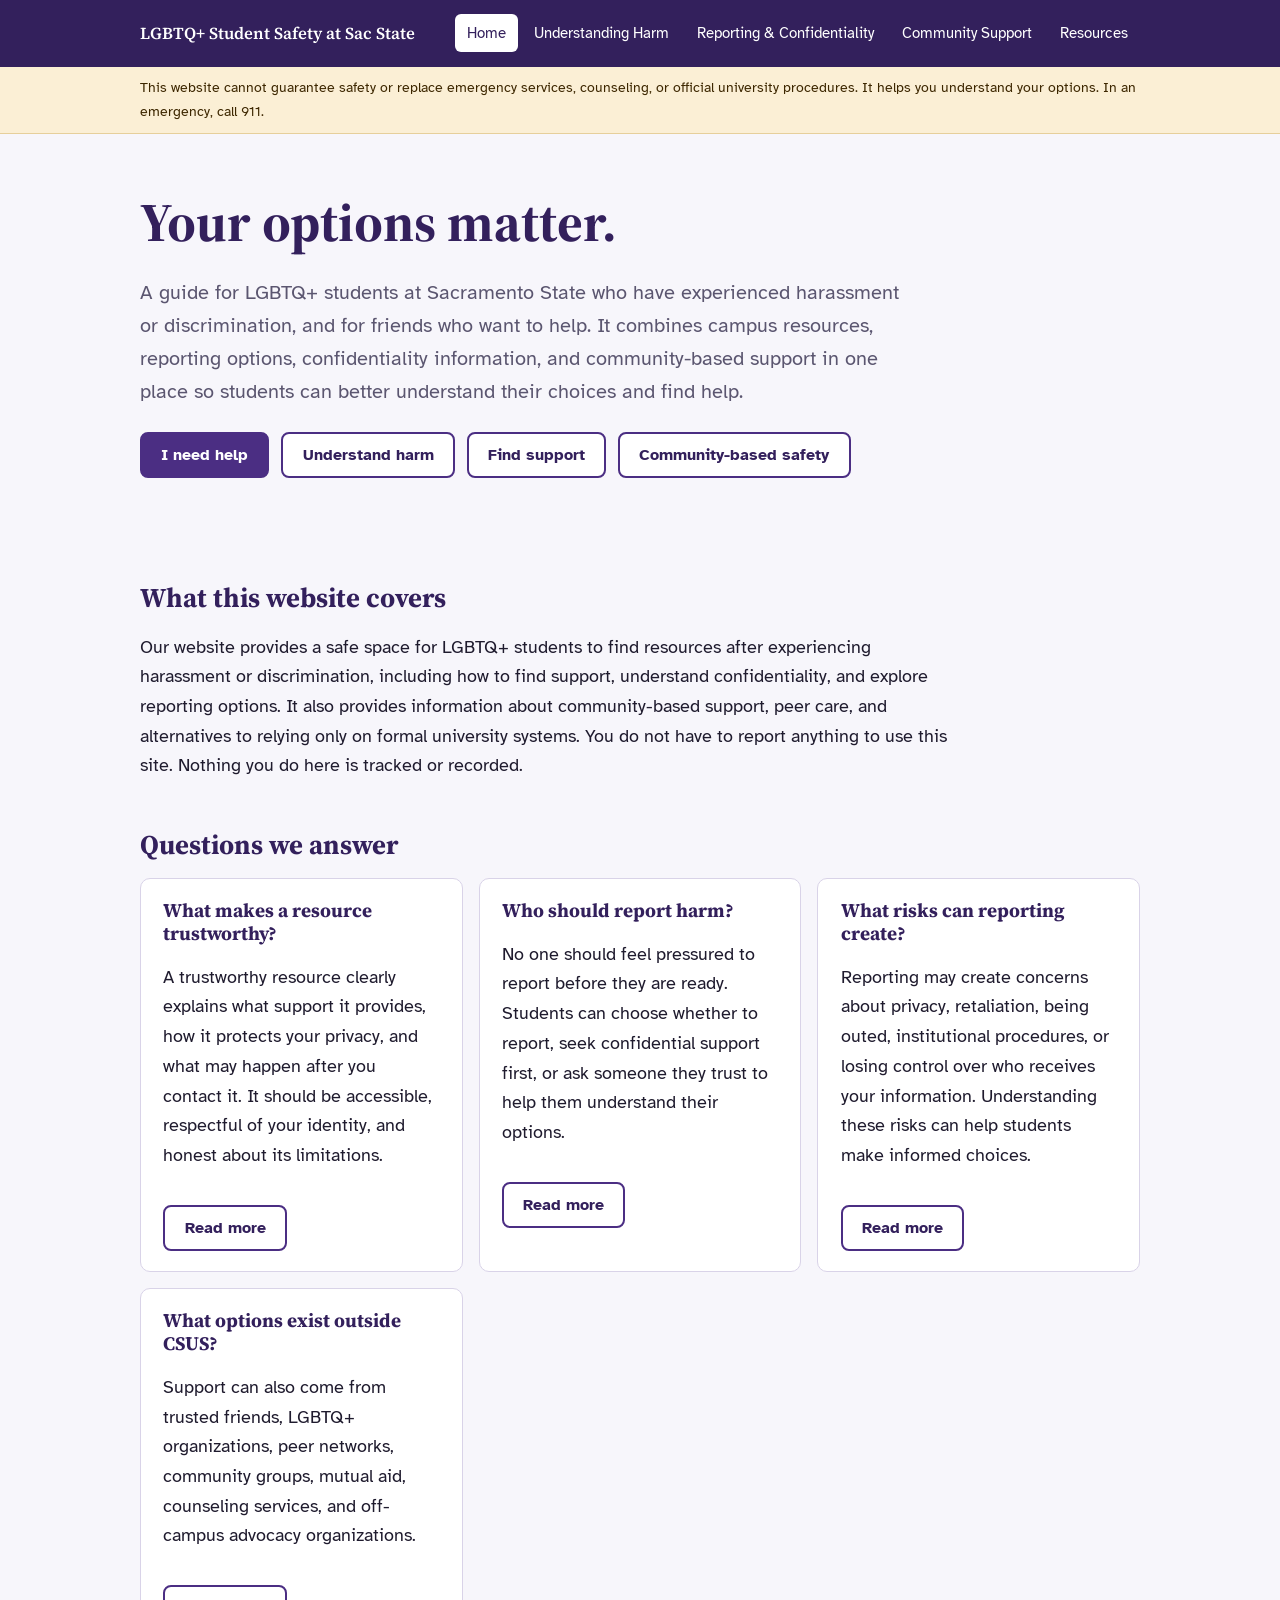
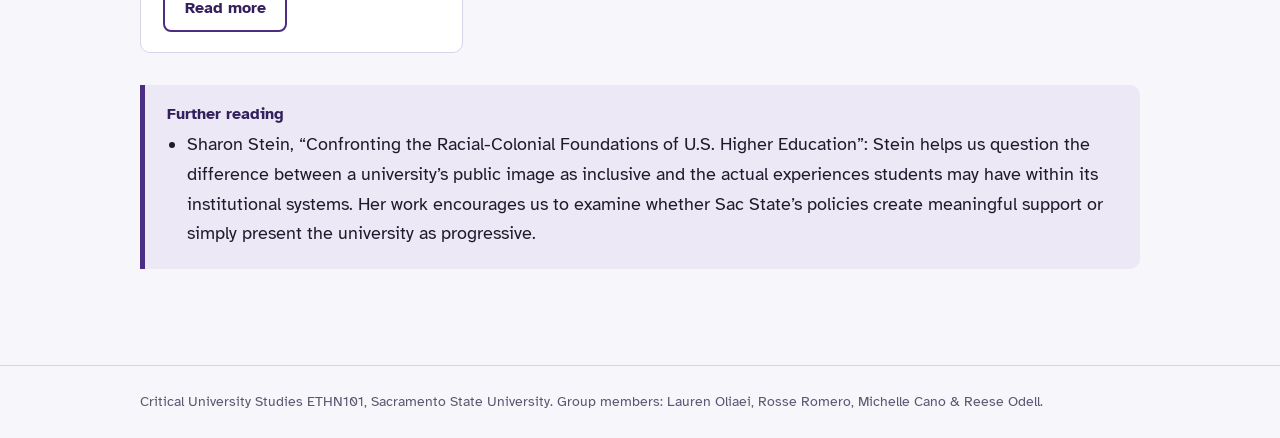
<file: index.html>
<!DOCTYPE html>
<html lang="en">
<head>
<meta charset="utf-8">
<meta name="viewport" content="width=device-width, initial-scale=1">
<title>Home | LGBTQ+ Student Safety at Sac State</title>
<link rel="preconnect" href="https://fonts.googleapis.com">
<link rel="preconnect" href="https://fonts.gstatic.com" crossorigin>
<link href="https://fonts.googleapis.com/css2?family=Atkinson+Hyperlegible:wght@400;700&family=Source+Serif+4:wght@600;700&display=swap" rel="stylesheet">
<link rel="stylesheet" href="css/style.css">
</head>
<body>
<a class="skip" href="#main">Skip to content</a>
<header class="site"><div class="inner">
<a class="brand" href="index.html">LGBTQ+ Student Safety at Sac State</a>
<nav aria-label="Main"><ul><li><a href="index.html" aria-current="page">Home</a></li><li><a href="harm.html">Understanding Harm</a></li><li><a href="reporting.html">Reporting & Confidentiality</a></li><li><a href="community.html">Community Support</a></li><li><a href="resources.html">Resources</a></li></ul></nav>
</div></header>
<div class="notice" role="note"><p>This website cannot guarantee safety or replace emergency services, counseling, or official university procedures. It helps you understand your options. In an emergency, call 911.</p></div>
<main id="main">

<section class="hero">
<h1>Your options matter.</h1>
<p class="lede">A guide for LGBTQ+ students at Sacramento State who have experienced harassment or discrimination, and for friends who want to help. It combines campus resources, reporting options, confidentiality information, and community-based support in one place so students can better understand their choices and find help.</p>
<div class="btn-row">
<a class="btn primary" href="resources.html">I need help</a>
<a class="btn" href="harm.html">Understand harm</a>
<a class="btn" href="resources.html#find">Find support</a>
<a class="btn" href="community.html">Community-based safety</a>
</div>
</section>
<section class="prose">
<h2>What this website covers</h2>
<p>Our website provides a safe space for LGBTQ+ students to find resources after experiencing harassment or discrimination, including how to find support, understand confidentiality, and explore reporting options. It also provides information about community-based support, peer care, and alternatives to relying only on formal university systems. You do not have to report anything to use this site. Nothing you do here is tracked or recorded.</p>
<h2>Questions we answer</h2>
</section>
<div class="grid">
<div class="card"><h3>What makes a resource trustworthy?</h3><p>A trustworthy resource clearly explains what support it provides, how it protects your privacy, and what may happen after you contact it. It should be accessible, respectful of your identity, and honest about its limitations.</p><a class="btn" href="resources.html" aria-label="Read more: what makes a resource trustworthy">Read more</a></div>
<div class="card"><h3>Who should report harm?</h3><p>No one should feel pressured to report before they are ready. Students can choose whether to report, seek confidential support first, or ask someone they trust to help them understand their options.</p><a class="btn" href="reporting.html#options" aria-label="Read more: who should report harm">Read more</a></div>
<div class="card"><h3>What risks can reporting create?</h3><p>Reporting may create concerns about privacy, retaliation, being outed, institutional procedures, or losing control over who receives your information. Understanding these risks can help students make informed choices.</p><a class="btn" href="reporting.html#risks" aria-label="Read more: what risks reporting can create">Read more</a></div>
<div class="card"><h3>What options exist outside CSUS?</h3><p>Support can also come from trusted friends, LGBTQ+ organizations, peer networks, community groups, mutual aid, counseling services, and off-campus advocacy organizations.</p><a class="btn" href="community.html#outside" aria-label="Read more: options outside CSUS">Read more</a></div>
</div>
<aside class="card reading"><h3>Further reading</h3><ul><li>Sharon Stein, “Confronting the Racial-Colonial Foundations of U.S. Higher Education”: Stein helps us question the difference between a university’s public image as inclusive and the actual experiences students may have within its institutional systems. Her work encourages us to examine whether Sac State’s policies create meaningful support or simply present the university as progressive.</li></ul></aside>

</main>
<footer><p>Critical University Studies ETHN101, Sacramento State University. Group members: Lauren Oliaei, Rosse Romero, Michelle Cano & Reese Odell.</p></footer>
<button class="btn primary" id="top" type="button">Back to top</button>
<script src="js/script.js"></script>
</body>
</html>
</file>
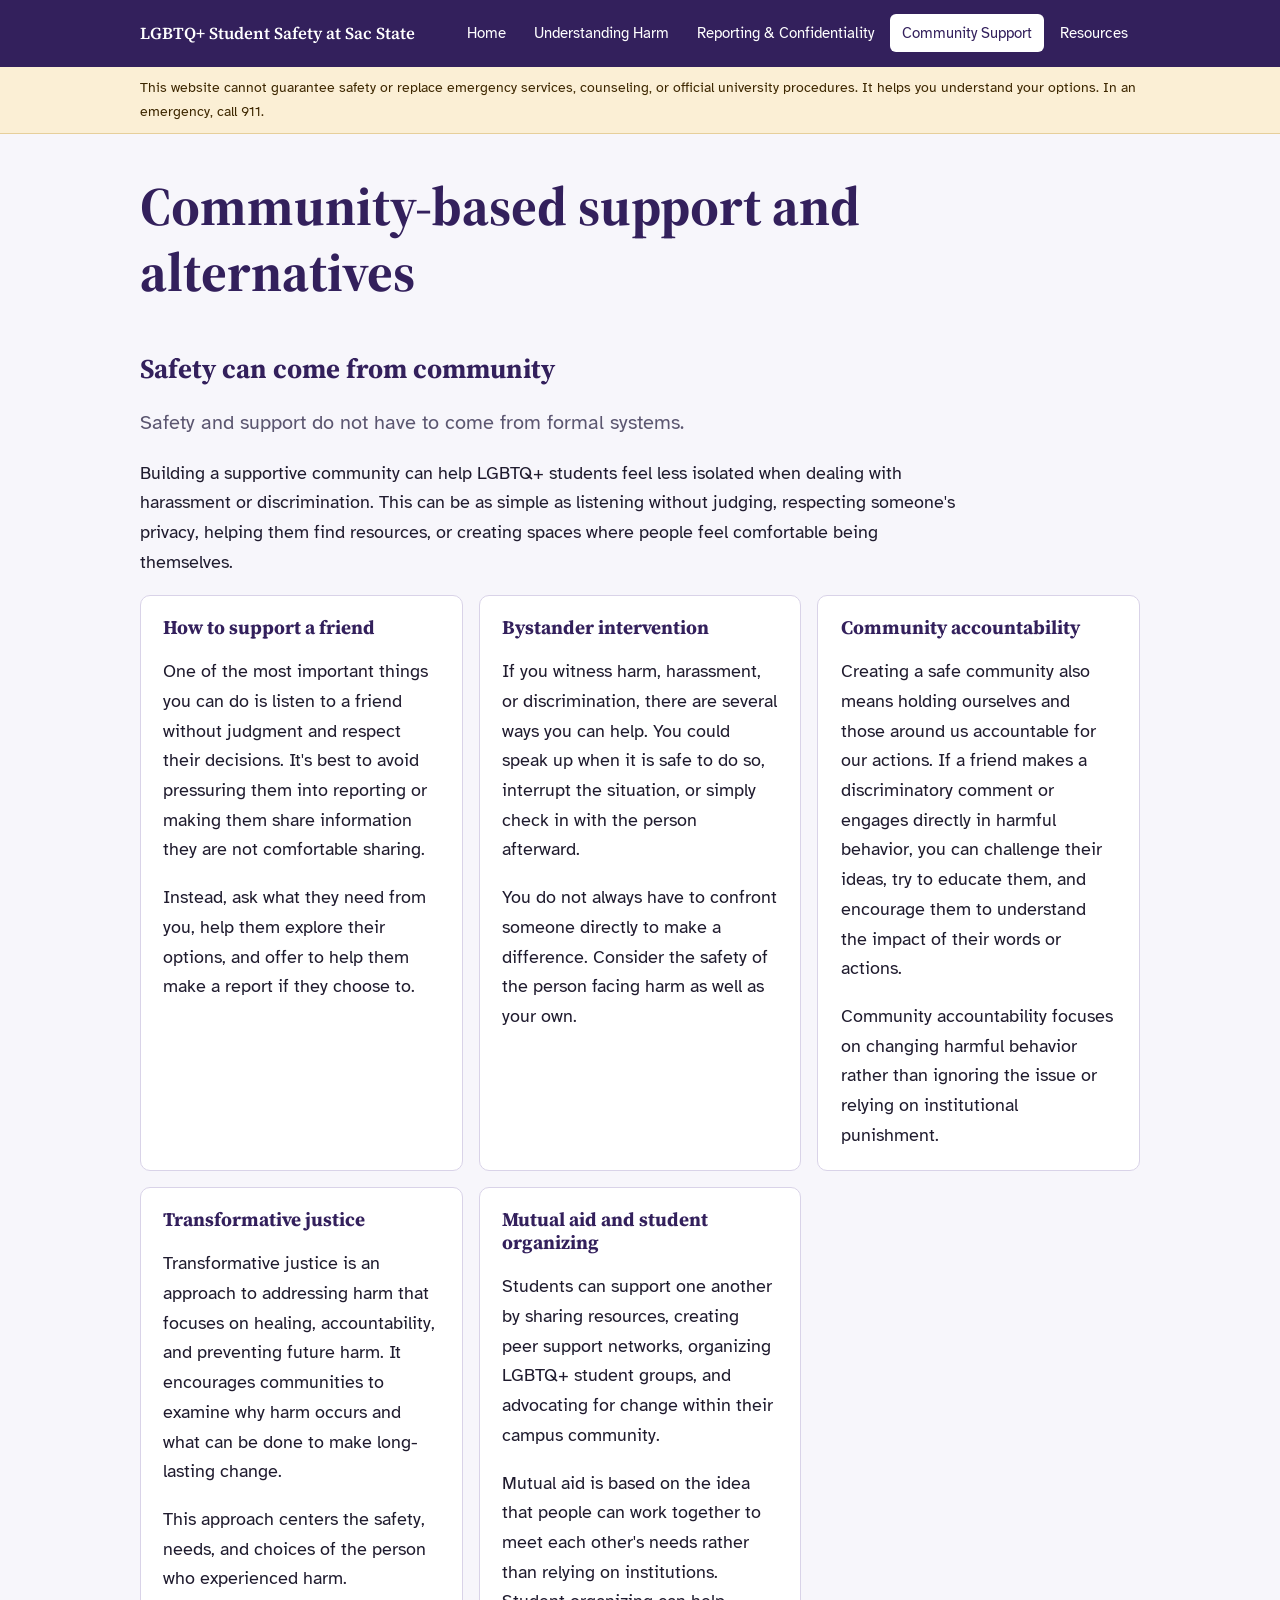
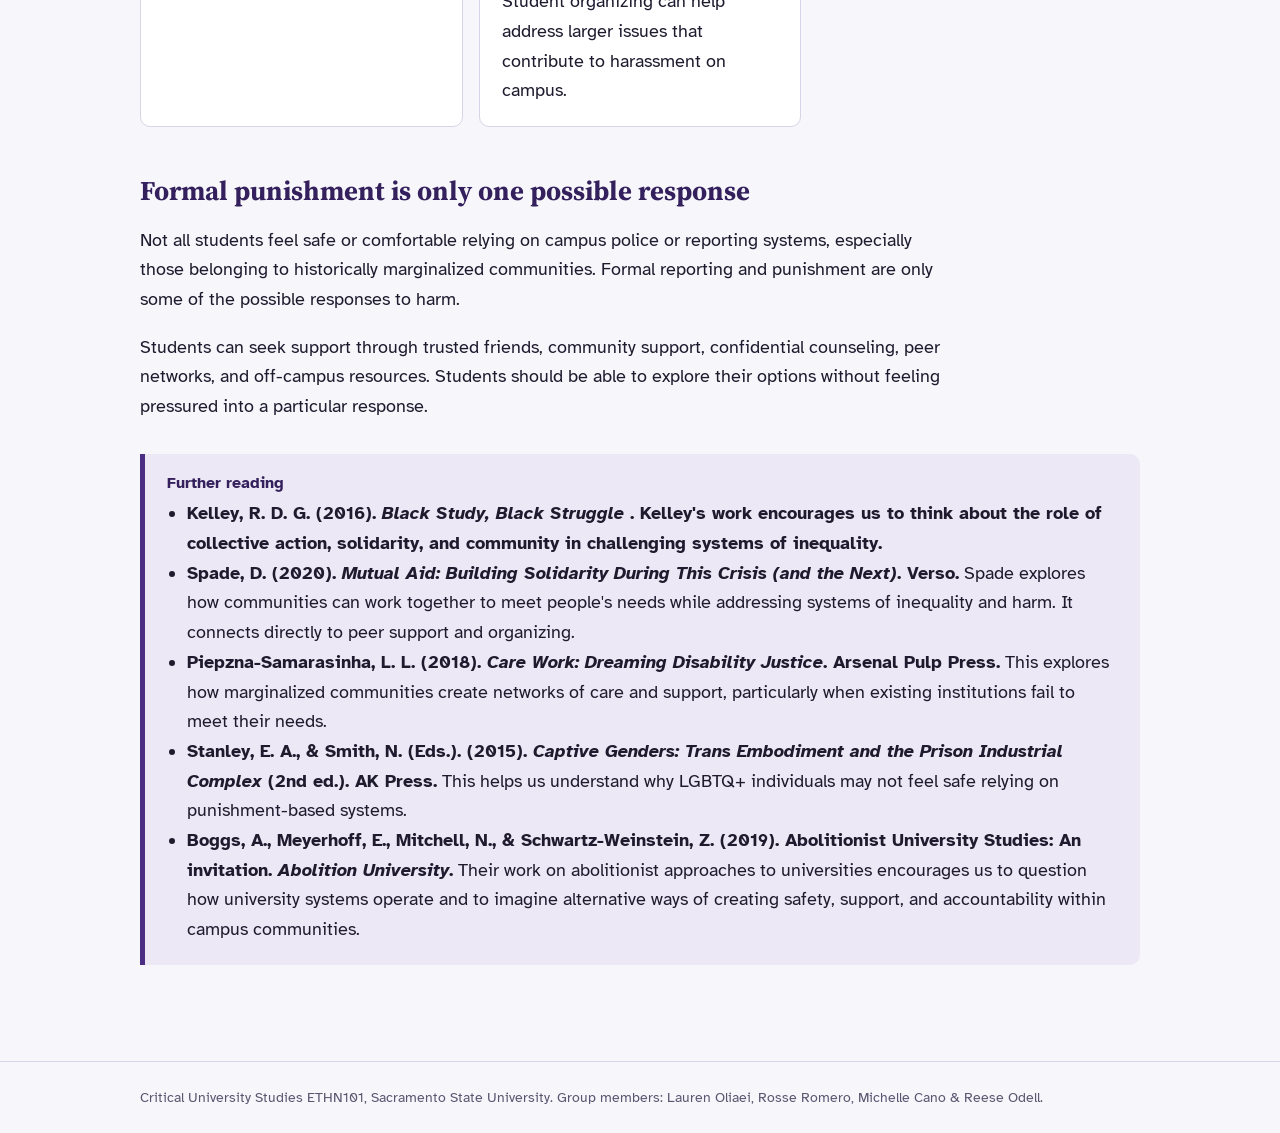
<file: community.html>
<!DOCTYPE html>
<html lang="en">
<head>
<meta charset="utf-8">
<meta name="viewport" content="width=device-width, initial-scale=1">
<title>Community Support | LGBTQ+ Student Safety at Sac State</title>
<link rel="preconnect" href="https://fonts.googleapis.com">
<link rel="preconnect" href="https://fonts.gstatic.com" crossorigin>
<link href="https://fonts.googleapis.com/css2?family=Atkinson+Hyperlegible:wght@400;700&family=Source+Serif+4:wght@600;700&display=swap" rel="stylesheet">
<link rel="stylesheet" href="css/style.css">
</head>
<body>
<a class="skip" href="#main">Skip to content</a>
<header class="site"><div class="inner">
<a class="brand" href="index.html">LGBTQ+ Student Safety at Sac State</a>
<nav aria-label="Main"><ul><li><a href="index.html">Home</a></li><li><a href="harm.html">Understanding Harm</a></li><li><a href="reporting.html">Reporting & Confidentiality</a></li><li><a href="community.html" aria-current="page">Community Support</a></li><li><a href="resources.html">Resources</a></li></ul></nav>
</div></header>
<div class="notice" role="note"><p>This website cannot guarantee safety or replace emergency services, counseling, or official university procedures. It helps you understand your options. In an emergency, call 911.</p></div>
<main id="main">

<h1>Community-based support and alternatives</h1>
<div class="prose">
<h2>Safety can come from community</h2>
<p class="lede">Safety and support do not have to come from formal systems.</p>
<p>Building a supportive community can help LGBTQ+ students feel less isolated when dealing with harassment or discrimination. This can be as simple as listening without judging, respecting someone's privacy, helping them find resources, or creating spaces where people feel comfortable being themselves.</p>
</div>

<div class="grid">
<div class="card"><h3>How to support a friend</h3><p>One of the most important things you can do is listen to a friend without judgment and respect their decisions. It's best to avoid pressuring them into reporting or making them share information they are not comfortable sharing.</p><p>Instead, ask what they need from you, help them explore their options, and offer to help them make a report if they choose to.</p></div>

<div class="card"><h3>Bystander intervention</h3><p>If you witness harm, harassment, or discrimination, there are several ways you can help. You could speak up when it is safe to do so, interrupt the situation, or simply check in with the person afterward.</p><p>You do not always have to confront someone directly to make a difference. Consider the safety of the person facing harm as well as your own.</p></div>

<div class="card"><h3>Community accountability</h3><p>Creating a safe community also means holding ourselves and those around us accountable for our actions. If a friend makes a discriminatory comment or engages directly in harmful behavior, you can challenge their ideas, try to educate them, and encourage them to understand the impact of their words or actions.</p><p>Community accountability focuses on changing harmful behavior rather than ignoring the issue or relying on institutional punishment.</p></div>

<div class="card"><h3>Transformative justice</h3><p>Transformative justice is an approach to addressing harm that focuses on healing, accountability, and preventing future harm. It encourages communities to examine why harm occurs and what can be done to make long-lasting change.</p><p>This approach centers the safety, needs, and choices of the person who experienced harm.</p></div>

<div class="card"><h3>Mutual aid and student organizing</h3><p>Students can support one another by sharing resources, creating peer support networks, organizing LGBTQ+ student groups, and advocating for change within their campus community.</p><p>Mutual aid is based on the idea that people can work together to meet each other's needs rather than relying on institutions. Student organizing can help address larger issues that contribute to harassment on campus.</p></div>
</div>

<div class="prose">
<h2 id="outside">Formal punishment is only one possible response</h2>
<p>Not all students feel safe or comfortable relying on campus police or reporting systems, especially those belonging to historically marginalized communities. Formal reporting and punishment are only some of the possible responses to harm.</p>
<p>Students can seek support through trusted friends, community support, confidential counseling, peer networks, and off-campus resources. Students should be able to explore their options without feeling pressured into a particular response.</p>
</div>

<aside class="card reading"><h3>Further reading</h3><ul>
<li><strong>Kelley, R. D. G. (2016). <em> Black Study, Black Struggle </em>. Kelley's work encourages us to think about the role of collective action, solidarity, and community in challenging systems of inequality.</strong></li>
<li><strong>Spade, D. (2020). <em>Mutual Aid: Building Solidarity During This Crisis (and the Next)</em>. Verso.</strong> Spade explores how communities can work together to meet people's needs while addressing systems of inequality and harm. It connects directly to peer support and organizing.</li>
<li><strong>Piepzna-Samarasinha, L. L. (2018). <em>Care Work: Dreaming Disability Justice</em>. Arsenal Pulp Press.</strong> This explores how marginalized communities create networks of care and support, particularly when existing institutions fail to meet their needs.</li>
<li><strong>Stanley, E. A., &amp; Smith, N. (Eds.). (2015). <em>Captive Genders: Trans Embodiment and the Prison Industrial Complex</em> (2nd ed.). AK Press.</strong> This helps us understand why LGBTQ+ individuals may not feel safe relying on punishment-based systems.</li>
<li><strong>Boggs, A., Meyerhoff, E., Mitchell, N., &amp; Schwartz-Weinstein, Z. (2019). Abolitionist University Studies: An invitation. <em>Abolition University</em>.</strong> Their work on abolitionist approaches to universities encourages us to question how university systems operate and to imagine alternative ways of creating safety, support, and accountability within campus communities.</li>
</ul></aside>

</main>
<footer><p>Critical University Studies ETHN101, Sacramento State University. Group members: Lauren Oliaei, Rosse Romero, Michelle Cano & Reese Odell.</p></footer>
<button class="btn primary" id="top" type="button">Back to top</button>
<script src="js/script.js"></script>
</body>
</html>
</file>
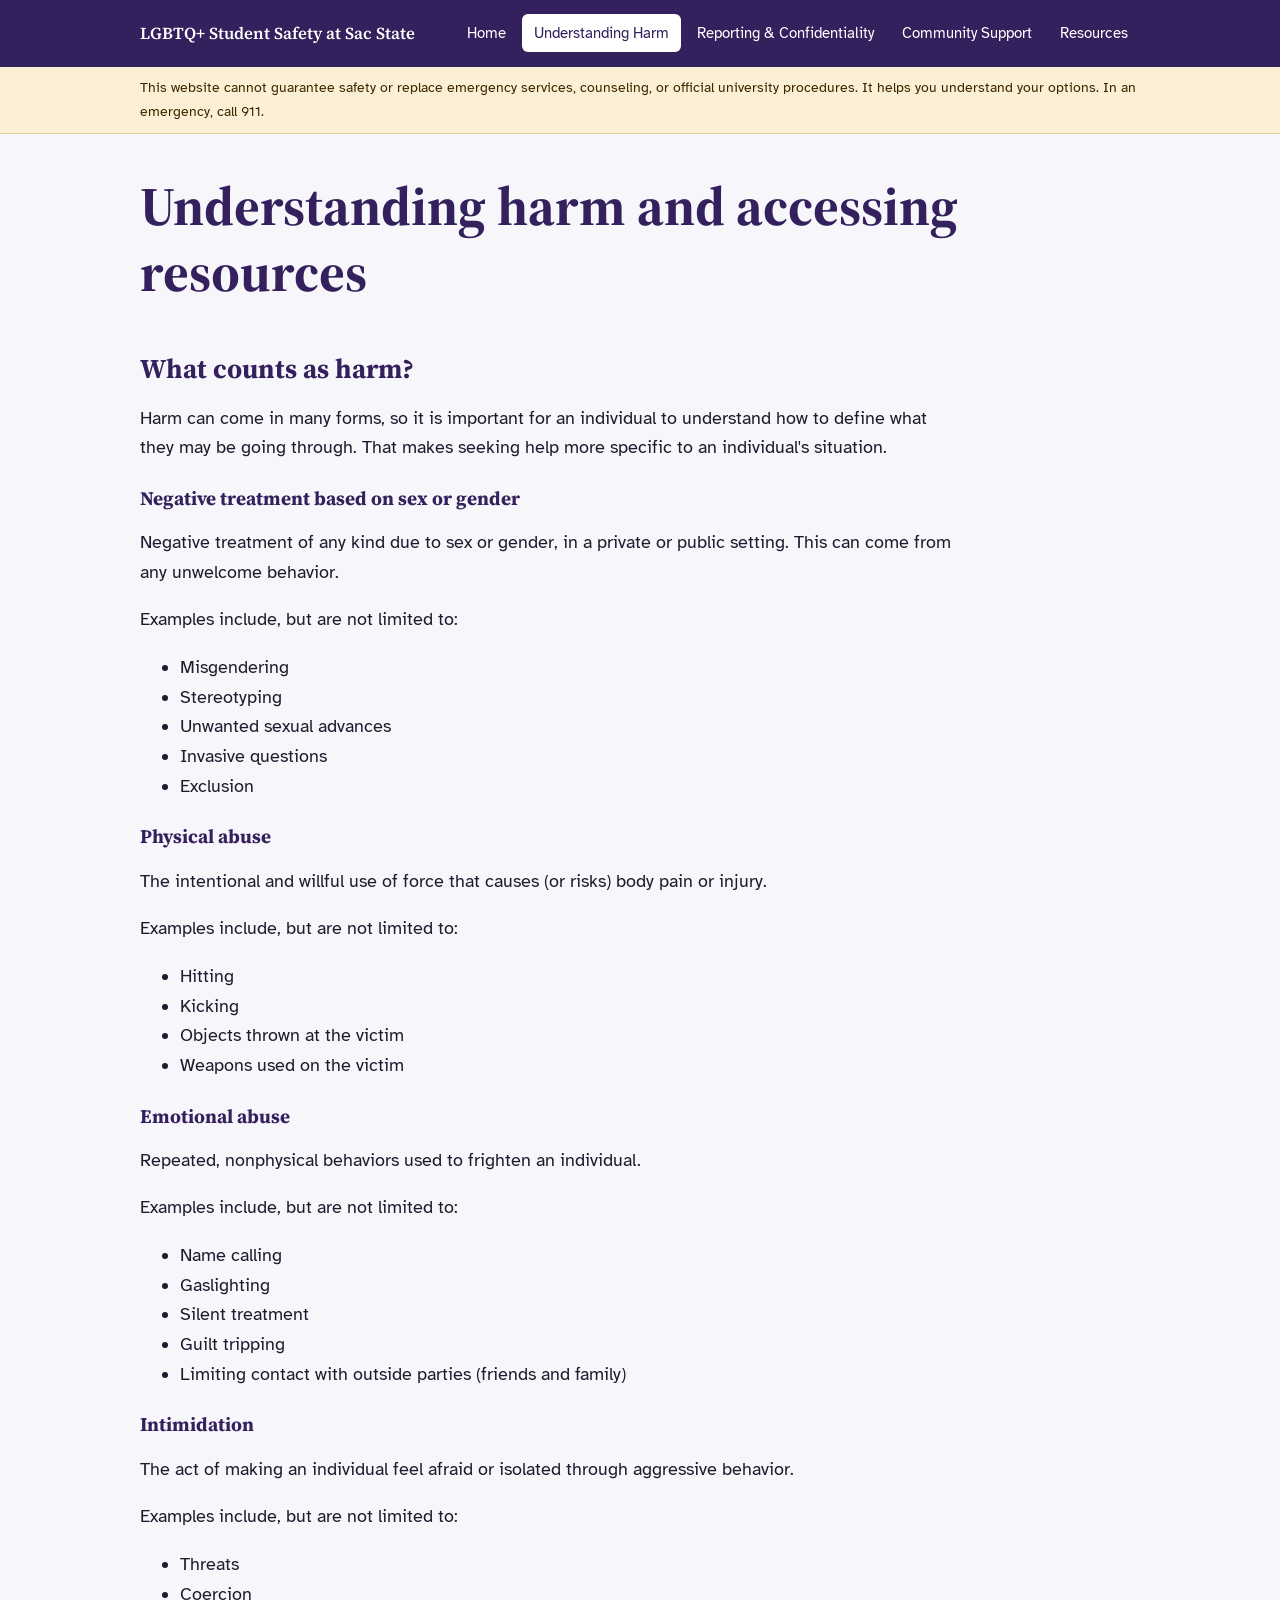
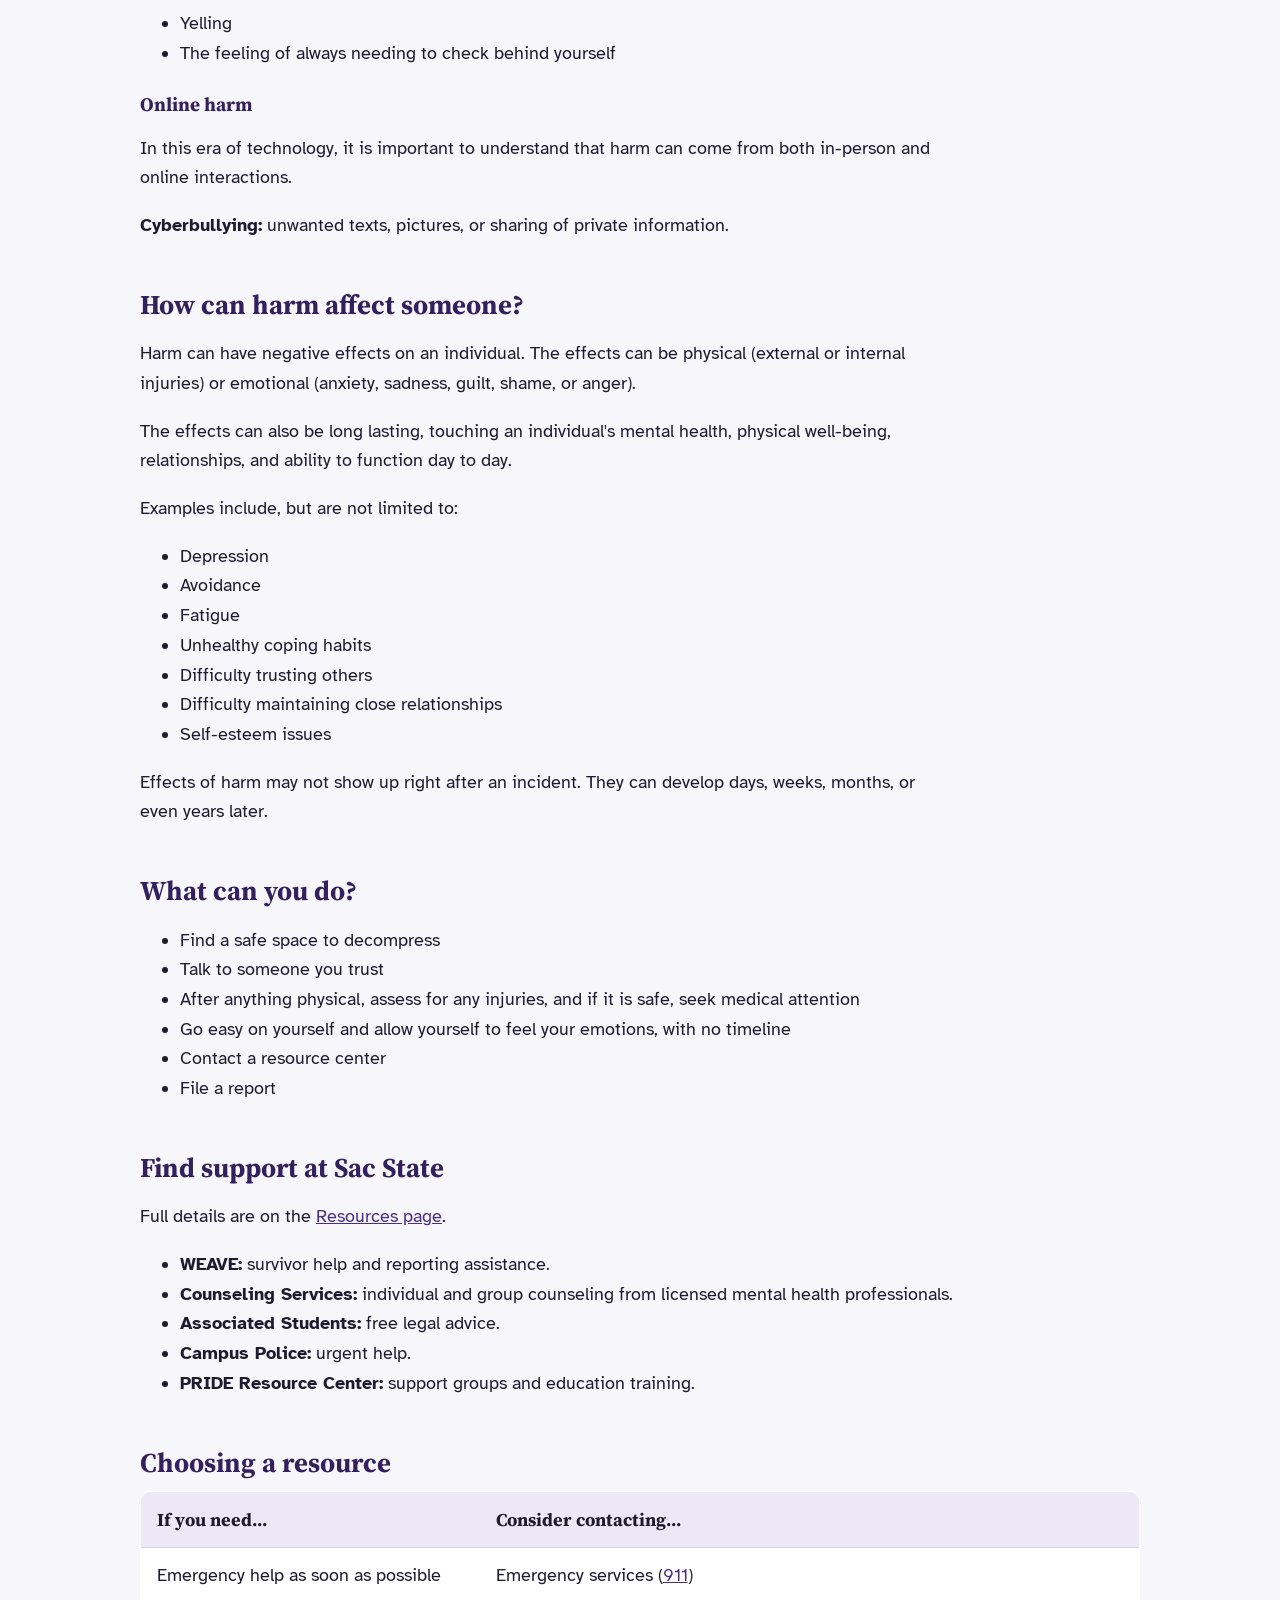
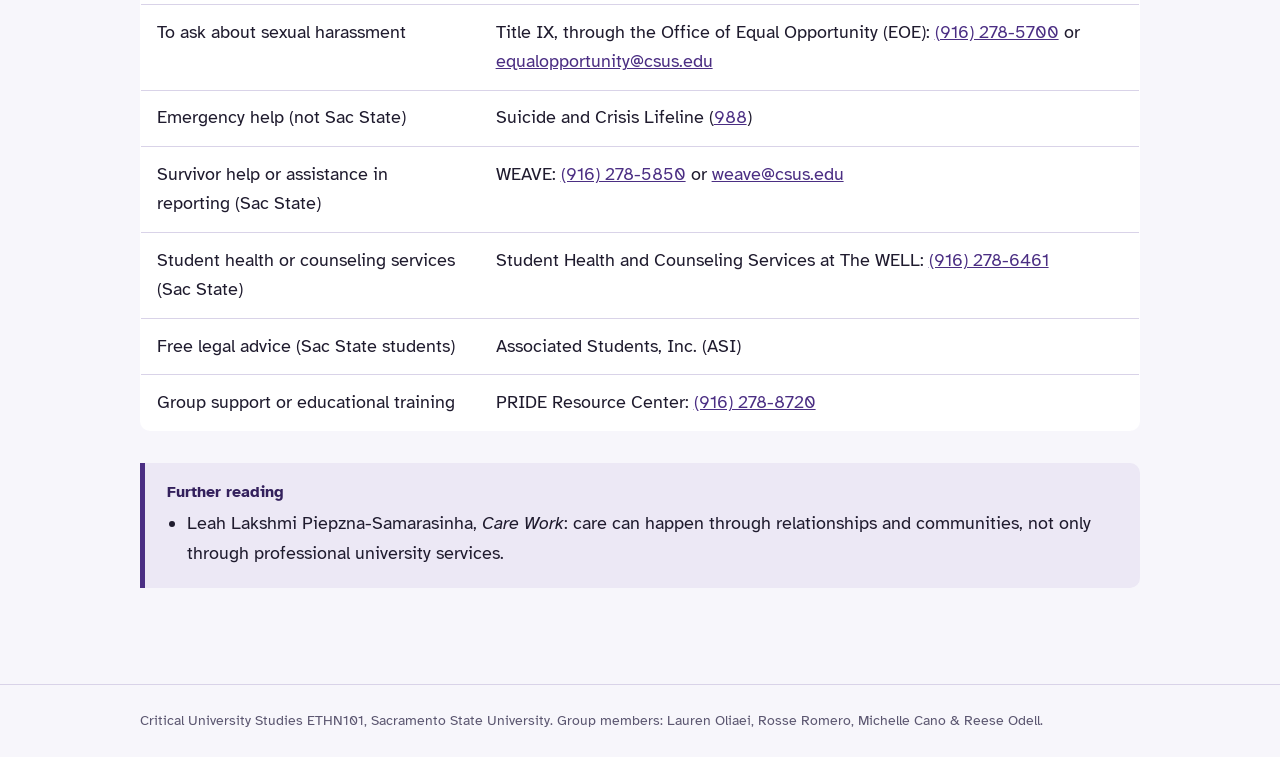
<file: harm.html>
<!DOCTYPE html>
<html lang="en">
<head>
<meta charset="utf-8">
<meta name="viewport" content="width=device-width, initial-scale=1">
<title>Understanding Harm | LGBTQ+ Student Safety at Sac State</title>
<link rel="preconnect" href="https://fonts.googleapis.com">
<link rel="preconnect" href="https://fonts.gstatic.com" crossorigin>
<link href="https://fonts.googleapis.com/css2?family=Atkinson+Hyperlegible:wght@400;700&family=Source+Serif+4:wght@600;700&display=swap" rel="stylesheet">
<link rel="stylesheet" href="css/style.css">
</head>
<body>
<a class="skip" href="#main">Skip to content</a>
<header class="site"><div class="inner">
<a class="brand" href="index.html">LGBTQ+ Student Safety at Sac State</a>
<nav aria-label="Main"><ul><li><a href="index.html">Home</a></li><li><a href="harm.html" aria-current="page">Understanding Harm</a></li><li><a href="reporting.html">Reporting & Confidentiality</a></li><li><a href="community.html">Community Support</a></li><li><a href="resources.html">Resources</a></li></ul></nav>
</div></header>
<div class="notice" role="note"><p>This website cannot guarantee safety or replace emergency services, counseling, or official university procedures. It helps you understand your options. In an emergency, call 911.</p></div>
<main id="main">

<h1>Understanding harm and accessing resources</h1>
<div class="prose">

<h2>What counts as harm?</h2>
<p>Harm can come in many forms, so it is important for an individual to understand how to define what they may be going through. That makes seeking help more specific to an individual's situation.</p>

<h3>Negative treatment based on sex or gender</h3>
<p>Negative treatment of any kind due to sex or gender, in a private or public setting. This can come from any unwelcome behavior.</p>
<p>Examples include, but are not limited to:</p>
<ul><li>Misgendering</li><li>Stereotyping</li><li>Unwanted sexual advances</li><li>Invasive questions</li><li>Exclusion</li></ul>

<h3>Physical abuse</h3>
<p>The intentional and willful use of force that causes (or risks) body pain or injury.</p>
<p>Examples include, but are not limited to:</p>
<ul><li>Hitting</li><li>Kicking</li><li>Objects thrown at the victim</li><li>Weapons used on the victim</li></ul>

<h3>Emotional abuse</h3>
<p>Repeated, nonphysical behaviors used to frighten an individual.</p>
<p>Examples include, but are not limited to:</p>
<ul><li>Name calling</li><li>Gaslighting</li><li>Silent treatment</li><li>Guilt tripping</li><li>Limiting contact with outside parties (friends and family)</li></ul>

<h3>Intimidation</h3>
<p>The act of making an individual feel afraid or isolated through aggressive behavior.</p>
<p>Examples include, but are not limited to:</p>
<ul><li>Threats</li><li>Coercion</li><li>Yelling</li><li>The feeling of always needing to check behind yourself</li></ul>

<h3>Online harm</h3>
<p>In this era of technology, it is important to understand that harm can come from both in-person and online interactions.</p>
<p><strong>Cyberbullying:</strong> unwanted texts, pictures, or sharing of private information.</p>

<h2>How can harm affect someone?</h2>
<p>Harm can have negative effects on an individual. The effects can be physical (external or internal injuries) or emotional (anxiety, sadness, guilt, shame, or anger).</p>
<p>The effects can also be long lasting, touching an individual's mental health, physical well-being, relationships, and ability to function day to day.</p>
<p>Examples include, but are not limited to:</p>
<ul><li>Depression</li><li>Avoidance</li><li>Fatigue</li><li>Unhealthy coping habits</li><li>Difficulty trusting others</li><li>Difficulty maintaining close relationships</li><li>Self-esteem issues</li></ul>
<p>Effects of harm may not show up right after an incident. They can develop days, weeks, months, or even years later.</p>

<h2>What can you do?</h2>
<ul>
<li>Find a safe space to decompress</li>
<li>Talk to someone you trust</li>
<li>After anything physical, assess for any injuries, and if it is safe, seek medical attention</li>
<li>Go easy on yourself and allow yourself to feel your emotions, with no timeline</li>
<li>Contact a resource center</li>
<li>File a report</li>
</ul>

<h2 id="find">Find support at Sac State</h2>
<p>Full details are on the <a href="resources.html">Resources page</a>.</p>
<ul>
<li><strong>WEAVE:</strong> survivor help and reporting assistance.</li>
<li><strong>Counseling Services:</strong> individual and group counseling from licensed mental health professionals.</li>
<li><strong>Associated Students:</strong> free legal advice.</li>
<li><strong>Campus Police:</strong> urgent help.</li>
<li><strong>PRIDE Resource Center:</strong> support groups and education training.</li>
</ul>
</div>

<h2>Choosing a resource</h2>
<div class="table-wrap"><table>
<thead><tr><th scope="col">If you need…</th><th scope="col">Consider contacting…</th></tr></thead>
<tbody>
<tr><td>Emergency help as soon as possible</td><td>Emergency services (<a href="tel:911">911</a>)</td></tr>
<tr><td>To ask about sexual harassment</td><td>Title IX, through the Office of Equal Opportunity (EOE): <a href="tel:+19162785700">(916) 278-5700</a> or <a href="mailto:equalopportunity@csus.edu">equalopportunity@csus.edu</a></td></tr>
<tr><td>Emergency help (not Sac State)</td><td>Suicide and Crisis Lifeline (<a href="tel:988">988</a>)</td></tr>
<tr><td>Survivor help or assistance in reporting (Sac State)</td><td>WEAVE: <a href="tel:+19162785850">(916) 278-5850</a> or <a href="mailto:weave@csus.edu">weave@csus.edu</a></td></tr>
<tr><td>Student health or counseling services (Sac State)</td><td>Student Health and Counseling Services at The WELL: <a href="tel:+19162786461">(916) 278-6461</a></td></tr>
<tr><td>Free legal advice (Sac State students)</td><td>Associated Students, Inc. (ASI)</td></tr>
<tr><td>Group support or educational training</td><td>PRIDE Resource Center: <a href="tel:+19162788720">(916) 278-8720</a></td></tr>
</tbody></table></div>

<aside class="card reading"><h3>Further reading</h3><ul><li>Leah Lakshmi Piepzna-Samarasinha, <em>Care Work</em>: care can happen through relationships and communities, not only through professional university services.</li></ul></aside>

</main>
<footer><p>Critical University Studies ETHN101, Sacramento State University. Group members: Lauren Oliaei, Rosse Romero, Michelle Cano & Reese Odell.</p></footer>
<button class="btn primary" id="top" type="button">Back to top</button>
<script src="js/script.js"></script>
</body>
</html>
</file>
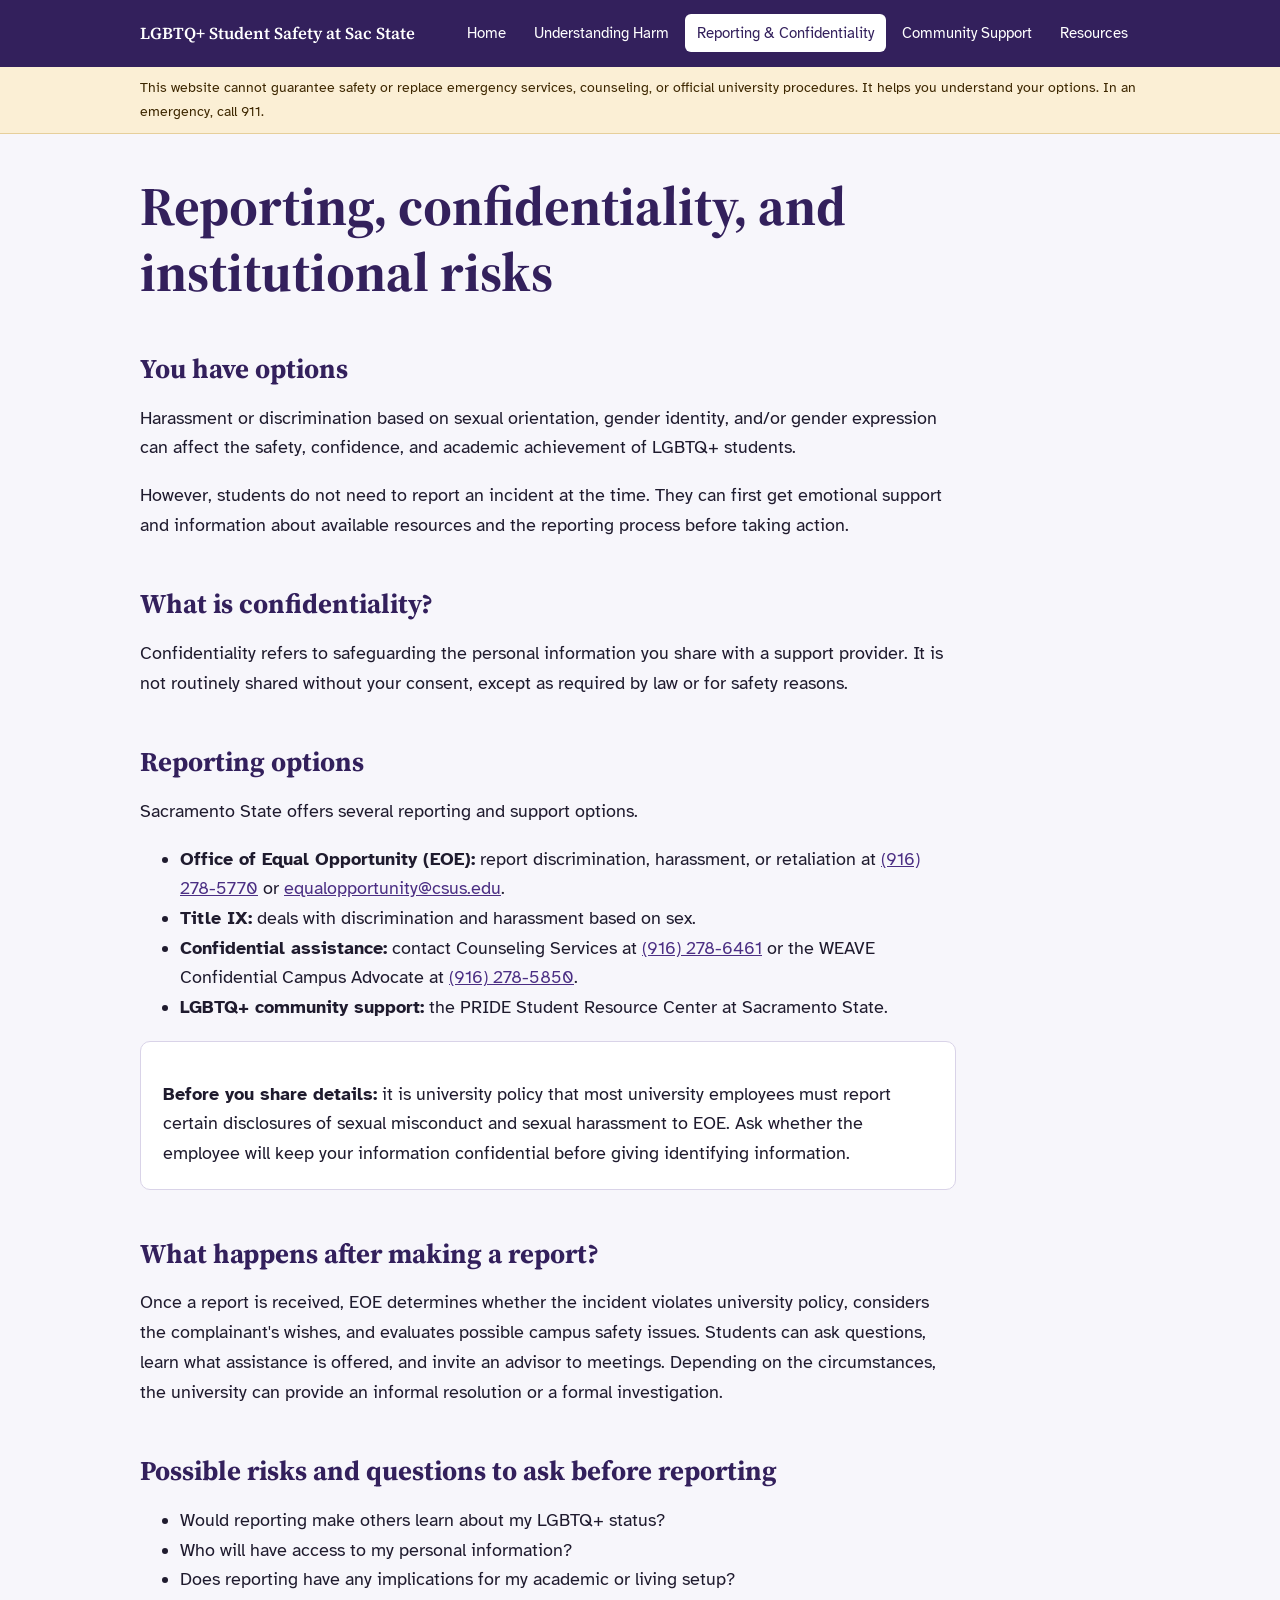
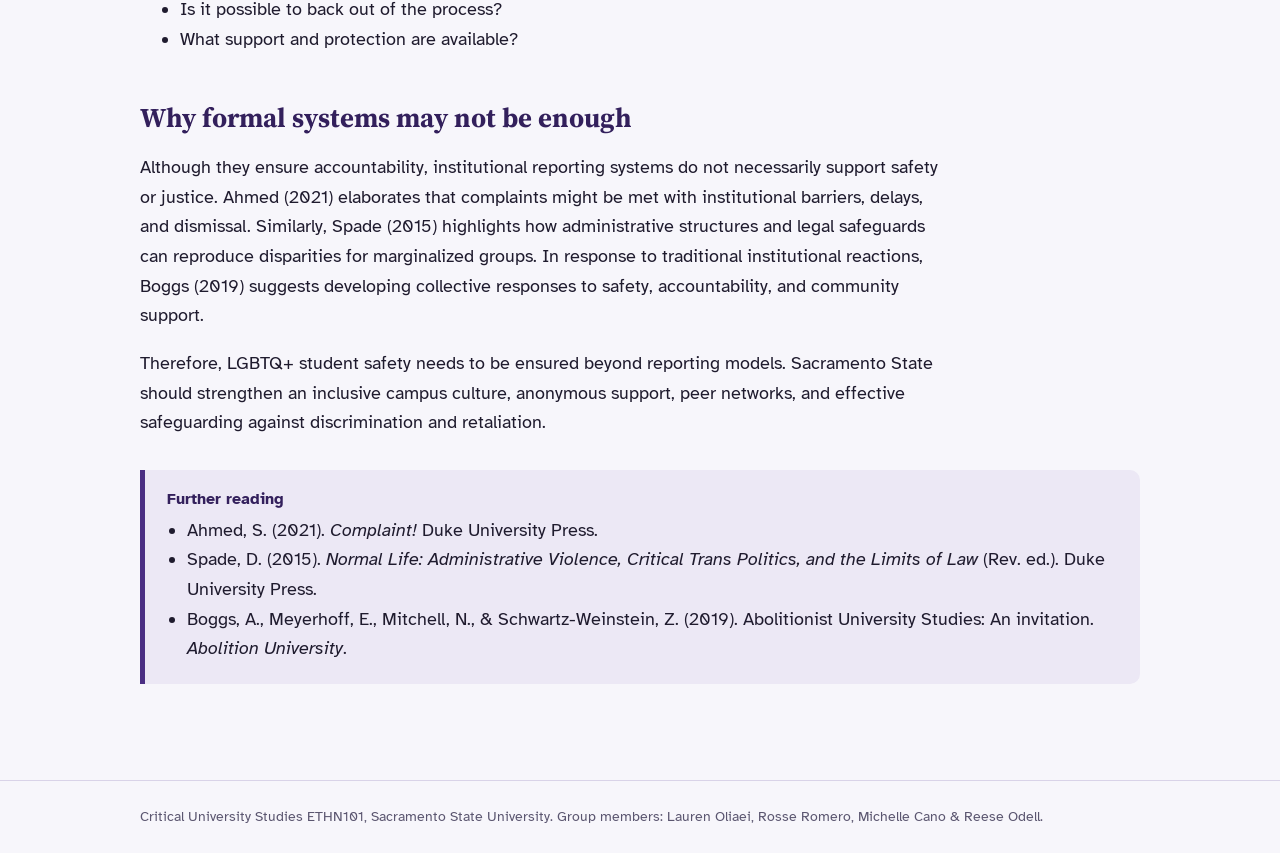
<file: reporting.html>
<!DOCTYPE html>
<html lang="en">
<head>
<meta charset="utf-8">
<meta name="viewport" content="width=device-width, initial-scale=1">
<title>Reporting & Confidentiality | LGBTQ+ Student Safety at Sac State</title>
<link rel="preconnect" href="https://fonts.googleapis.com">
<link rel="preconnect" href="https://fonts.gstatic.com" crossorigin>
<link href="https://fonts.googleapis.com/css2?family=Atkinson+Hyperlegible:wght@400;700&family=Source+Serif+4:wght@600;700&display=swap" rel="stylesheet">
<link rel="stylesheet" href="css/style.css">
</head>
<body>
<a class="skip" href="#main">Skip to content</a>
<header class="site"><div class="inner">
<a class="brand" href="index.html">LGBTQ+ Student Safety at Sac State</a>
<nav aria-label="Main"><ul><li><a href="index.html">Home</a></li><li><a href="harm.html">Understanding Harm</a></li><li><a href="reporting.html" aria-current="page">Reporting & Confidentiality</a></li><li><a href="community.html">Community Support</a></li><li><a href="resources.html">Resources</a></li></ul></nav>
</div></header>
<div class="notice" role="note"><p>This website cannot guarantee safety or replace emergency services, counseling, or official university procedures. It helps you understand your options. In an emergency, call 911.</p></div>
<main id="main">

<h1>Reporting, confidentiality, and institutional risks</h1>
<div class="prose">

<h2 id="options">You have options</h2>
<p>Harassment or discrimination based on sexual orientation, gender identity, and/or gender expression can affect the safety, confidence, and academic achievement of LGBTQ+ students.</p>
<p>However, students do not need to report an incident at the time. They can first get emotional support and information about available resources and the reporting process before taking action.</p>

<h2>What is confidentiality?</h2>
<p>Confidentiality refers to safeguarding the personal information you share with a support provider. It is not routinely shared without your consent, except as required by law or for safety reasons.</p>

<h2>Reporting options</h2>
<p>Sacramento State offers several reporting and support options.</p>
<ul>
<li><strong>Office of Equal Opportunity (EOE):</strong> report discrimination, harassment, or retaliation at <a href="tel:+19162785770">(916) 278-5770</a> or <a href="mailto:equalopportunity@csus.edu">equalopportunity@csus.edu</a>.</li>
<li><strong>Title IX:</strong> deals with discrimination and harassment based on sex.</li>
<li><strong>Confidential assistance:</strong> contact Counseling Services at <a href="tel:+19162786461">(916) 278-6461</a> or the WEAVE Confidential Campus Advocate at <a href="tel:+19162785850">(916) 278-5850</a>.</li>
<li><strong>LGBTQ+ community support:</strong> the PRIDE Student Resource Center at Sacramento State.</li>
</ul>
<div class="card">
<p><strong>Before you share details:</strong> it is university policy that most university employees must report certain disclosures of sexual misconduct and sexual harassment to EOE. Ask whether the employee will keep your information confidential before giving identifying information.</p>
</div>

<h2>What happens after making a report?</h2>
<p>Once a report is received, EOE determines whether the incident violates university policy, considers the complainant's wishes, and evaluates possible campus safety issues. Students can ask questions, learn what assistance is offered, and invite an advisor to meetings. Depending on the circumstances, the university can provide an informal resolution or a formal investigation.</p>

<h2 id="risks">Possible risks and questions to ask before reporting</h2>
<ul>
<li>Would reporting make others learn about my LGBTQ+ status?</li>
<li>Who will have access to my personal information?</li>
<li>Does reporting have any implications for my academic or living setup?</li>
<li>Is it possible to back out of the process?</li>
<li>What support and protection are available?</li>
</ul>

<h2>Why formal systems may not be enough</h2>
<p>Although they ensure accountability, institutional reporting systems do not necessarily support safety or justice. Ahmed (2021) elaborates that complaints might be met with institutional barriers, delays, and dismissal. Similarly, Spade (2015) highlights how administrative structures and legal safeguards can reproduce disparities for marginalized groups. In response to traditional institutional reactions, Boggs (2019) suggests developing collective responses to safety, accountability, and community support.</p>
<p>Therefore, LGBTQ+ student safety needs to be ensured beyond reporting models. Sacramento State should strengthen an inclusive campus culture, anonymous support, peer networks, and effective safeguarding against discrimination and retaliation.</p>
</div>

<aside class="card reading"><h3>Further reading</h3><ul><li>Ahmed, S. (2021). <em>Complaint!</em> Duke University Press.</li><li>Spade, D. (2015). <em>Normal Life: Administrative Violence, Critical Trans Politics, and the Limits of Law</em> (Rev. ed.). Duke University Press.</li><li>Boggs, A., Meyerhoff, E., Mitchell, N., &amp; Schwartz-Weinstein, Z. (2019). Abolitionist University Studies: An invitation. <em>Abolition University</em>.</li></ul></aside>

</main>
<footer><p>Critical University Studies ETHN101, Sacramento State University. Group members: Lauren Oliaei, Rosse Romero, Michelle Cano & Reese Odell.</p></footer>
<button class="btn primary" id="top" type="button">Back to top</button>
<script src="js/script.js"></script>
</body>
</html>
</file>
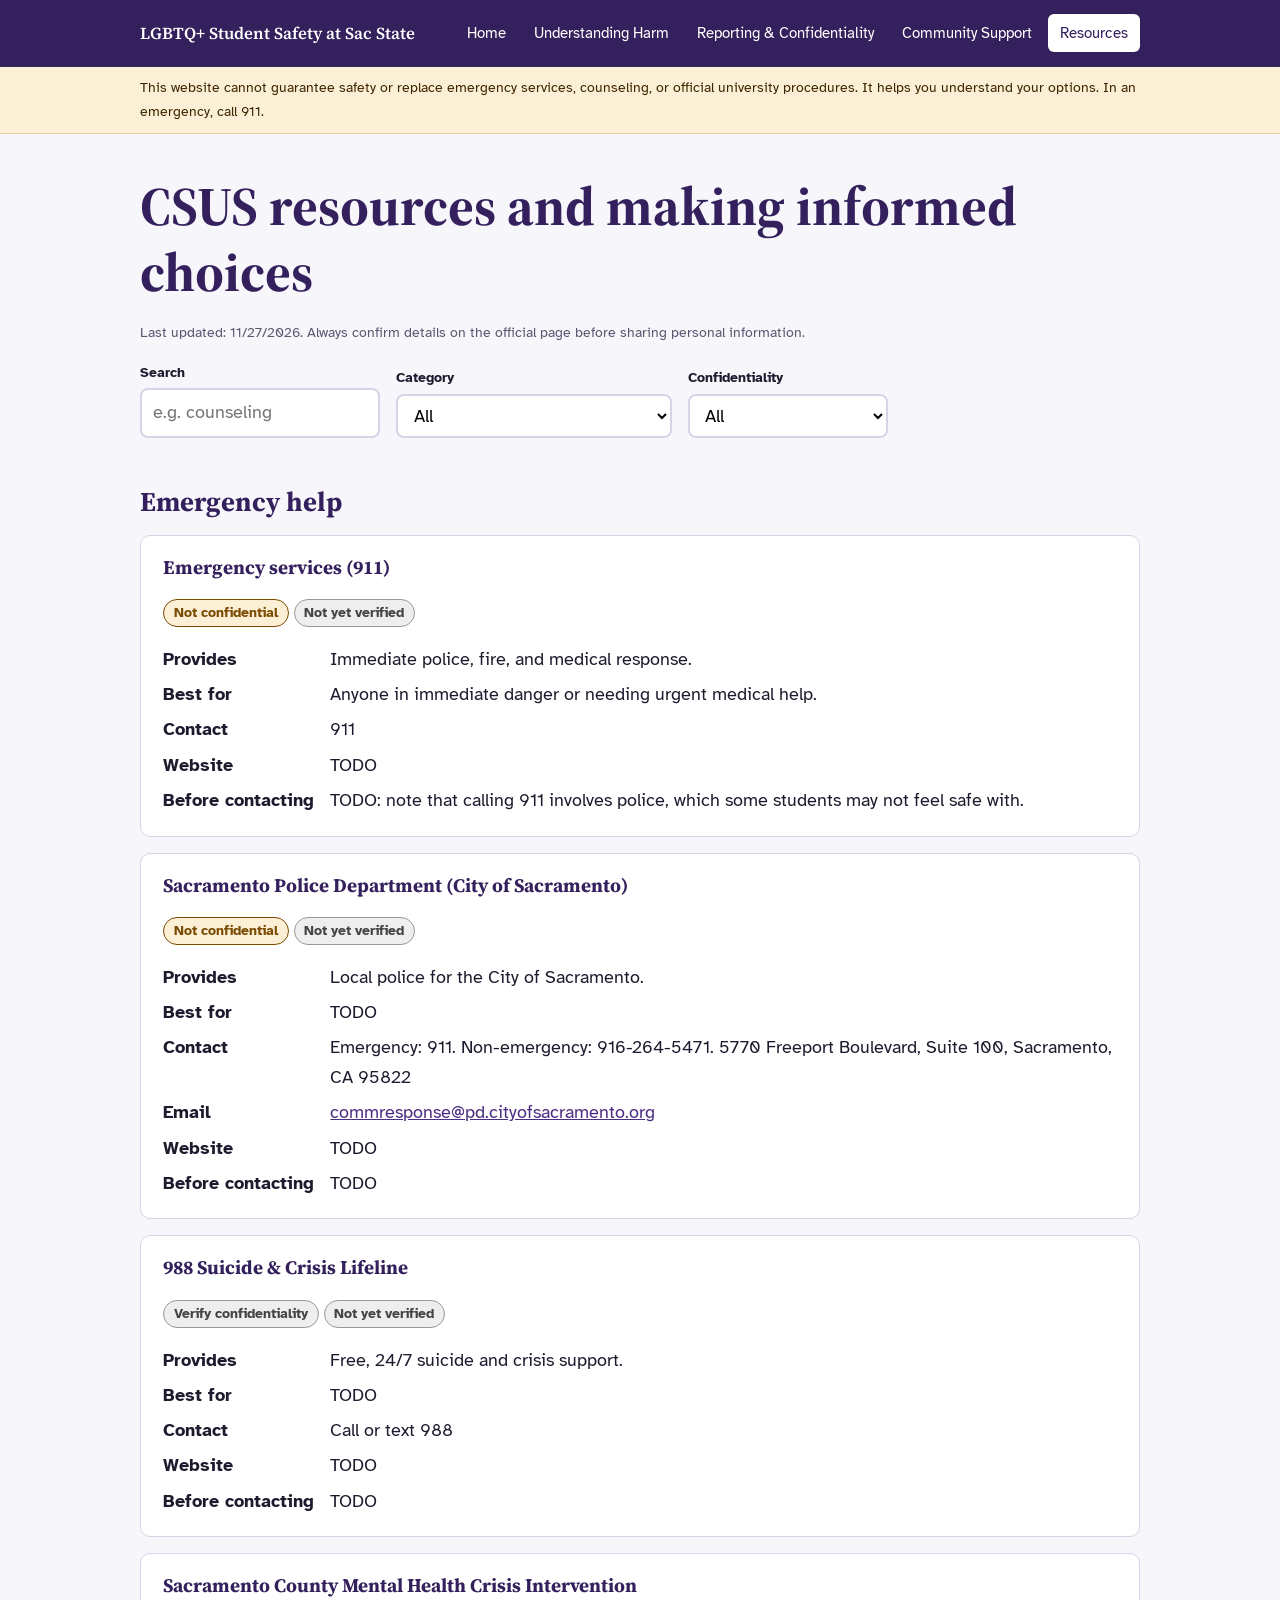
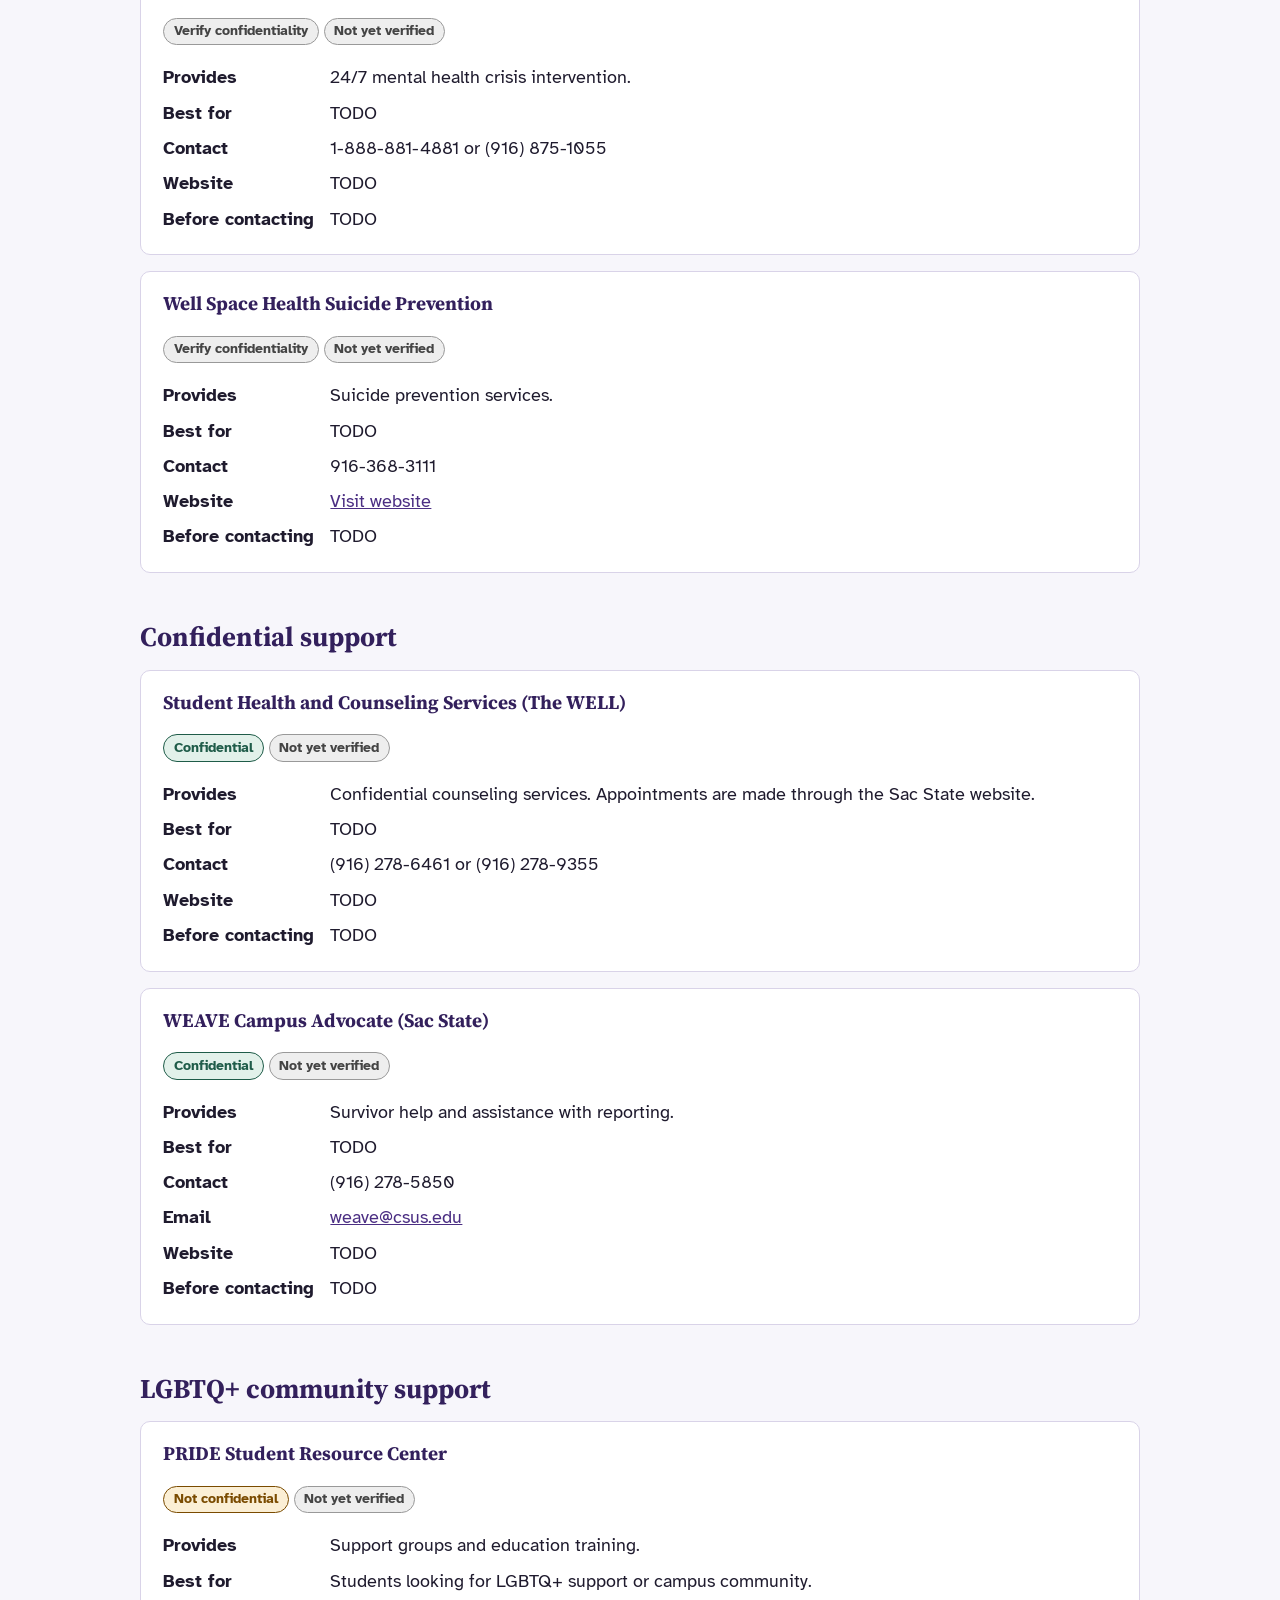
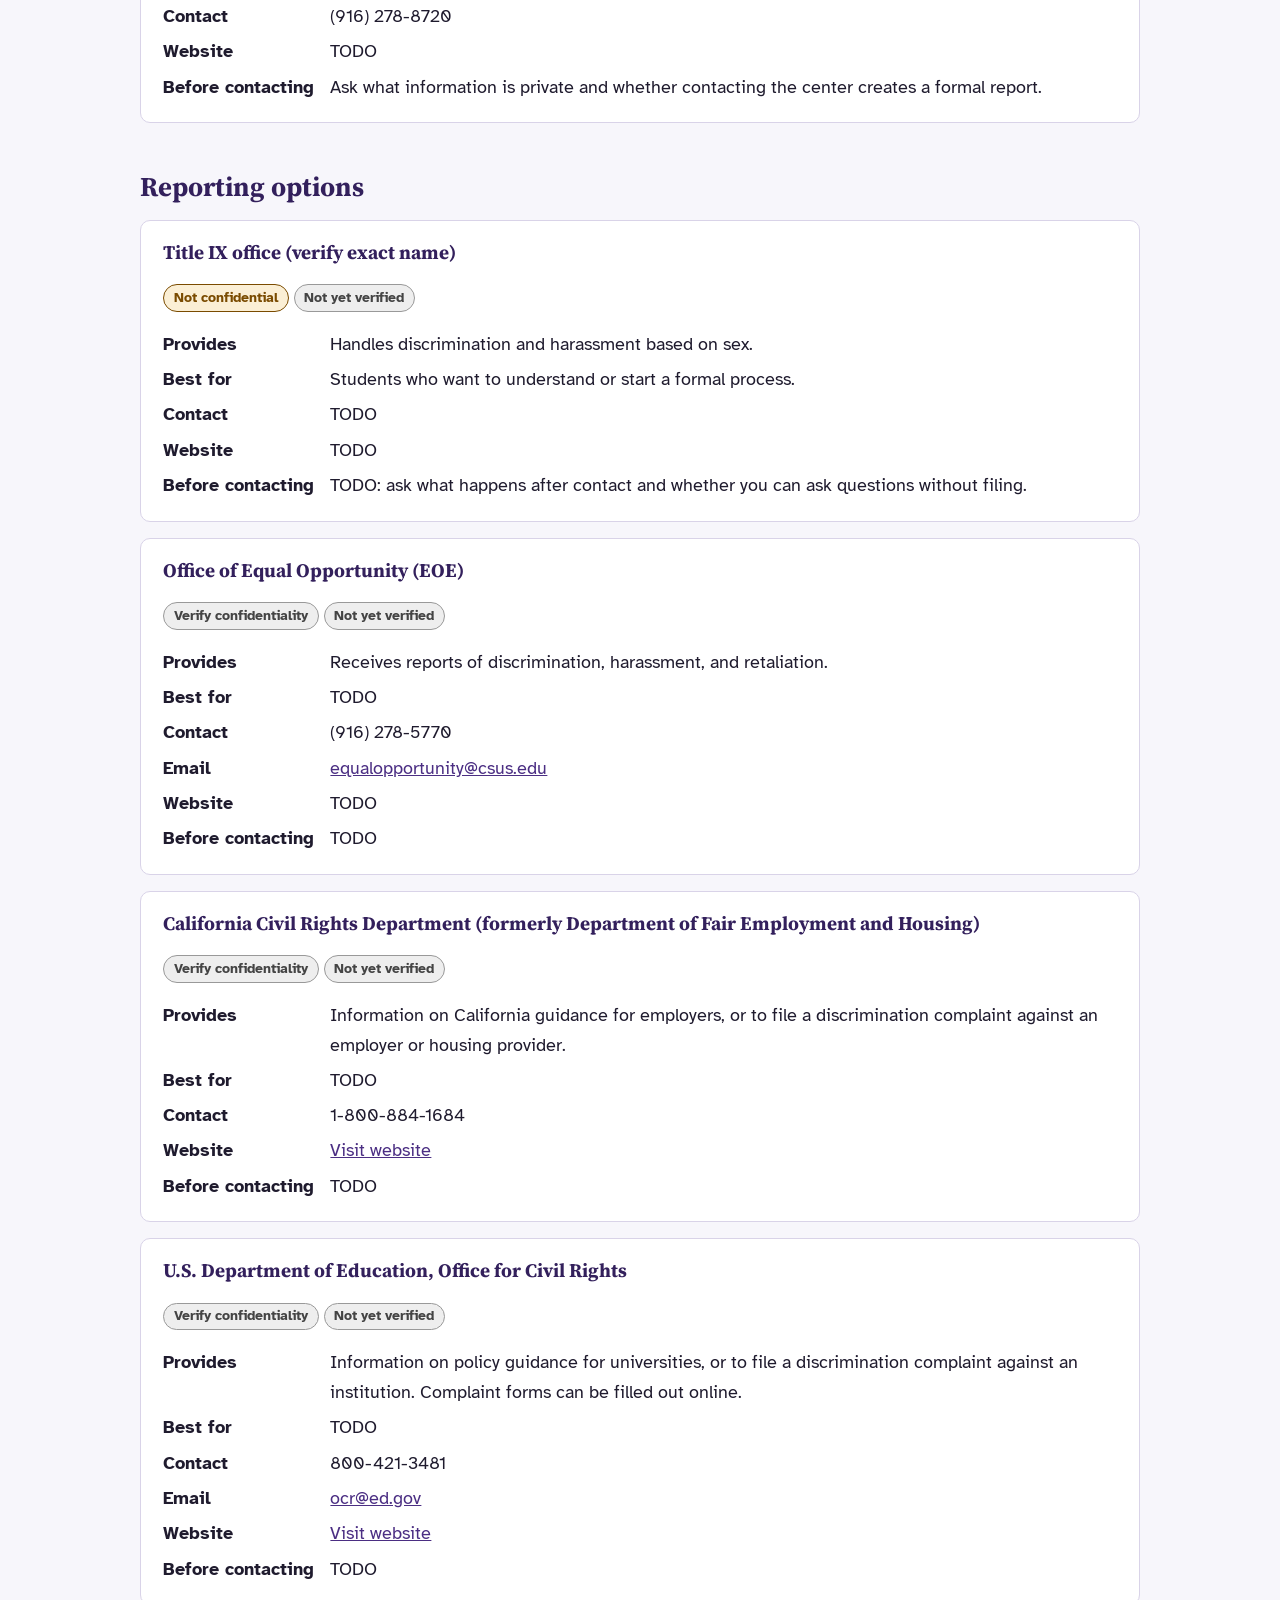
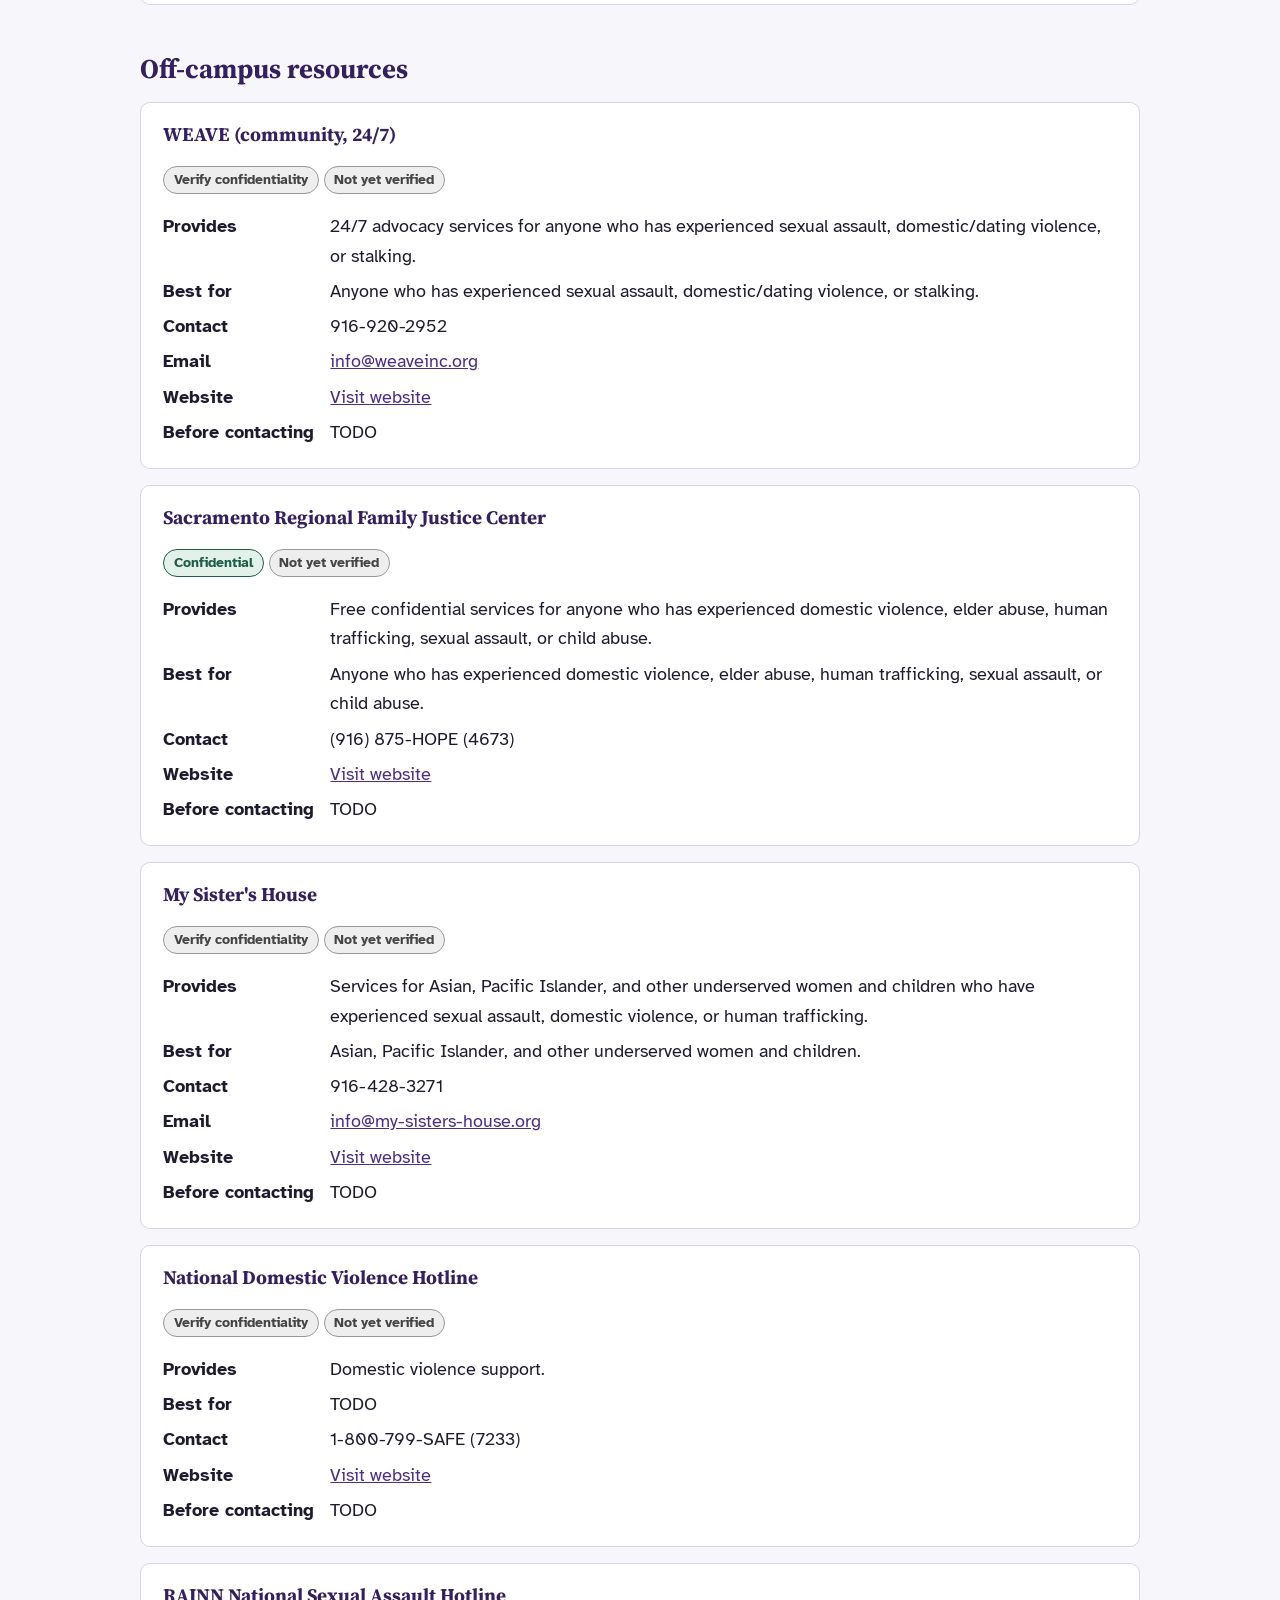
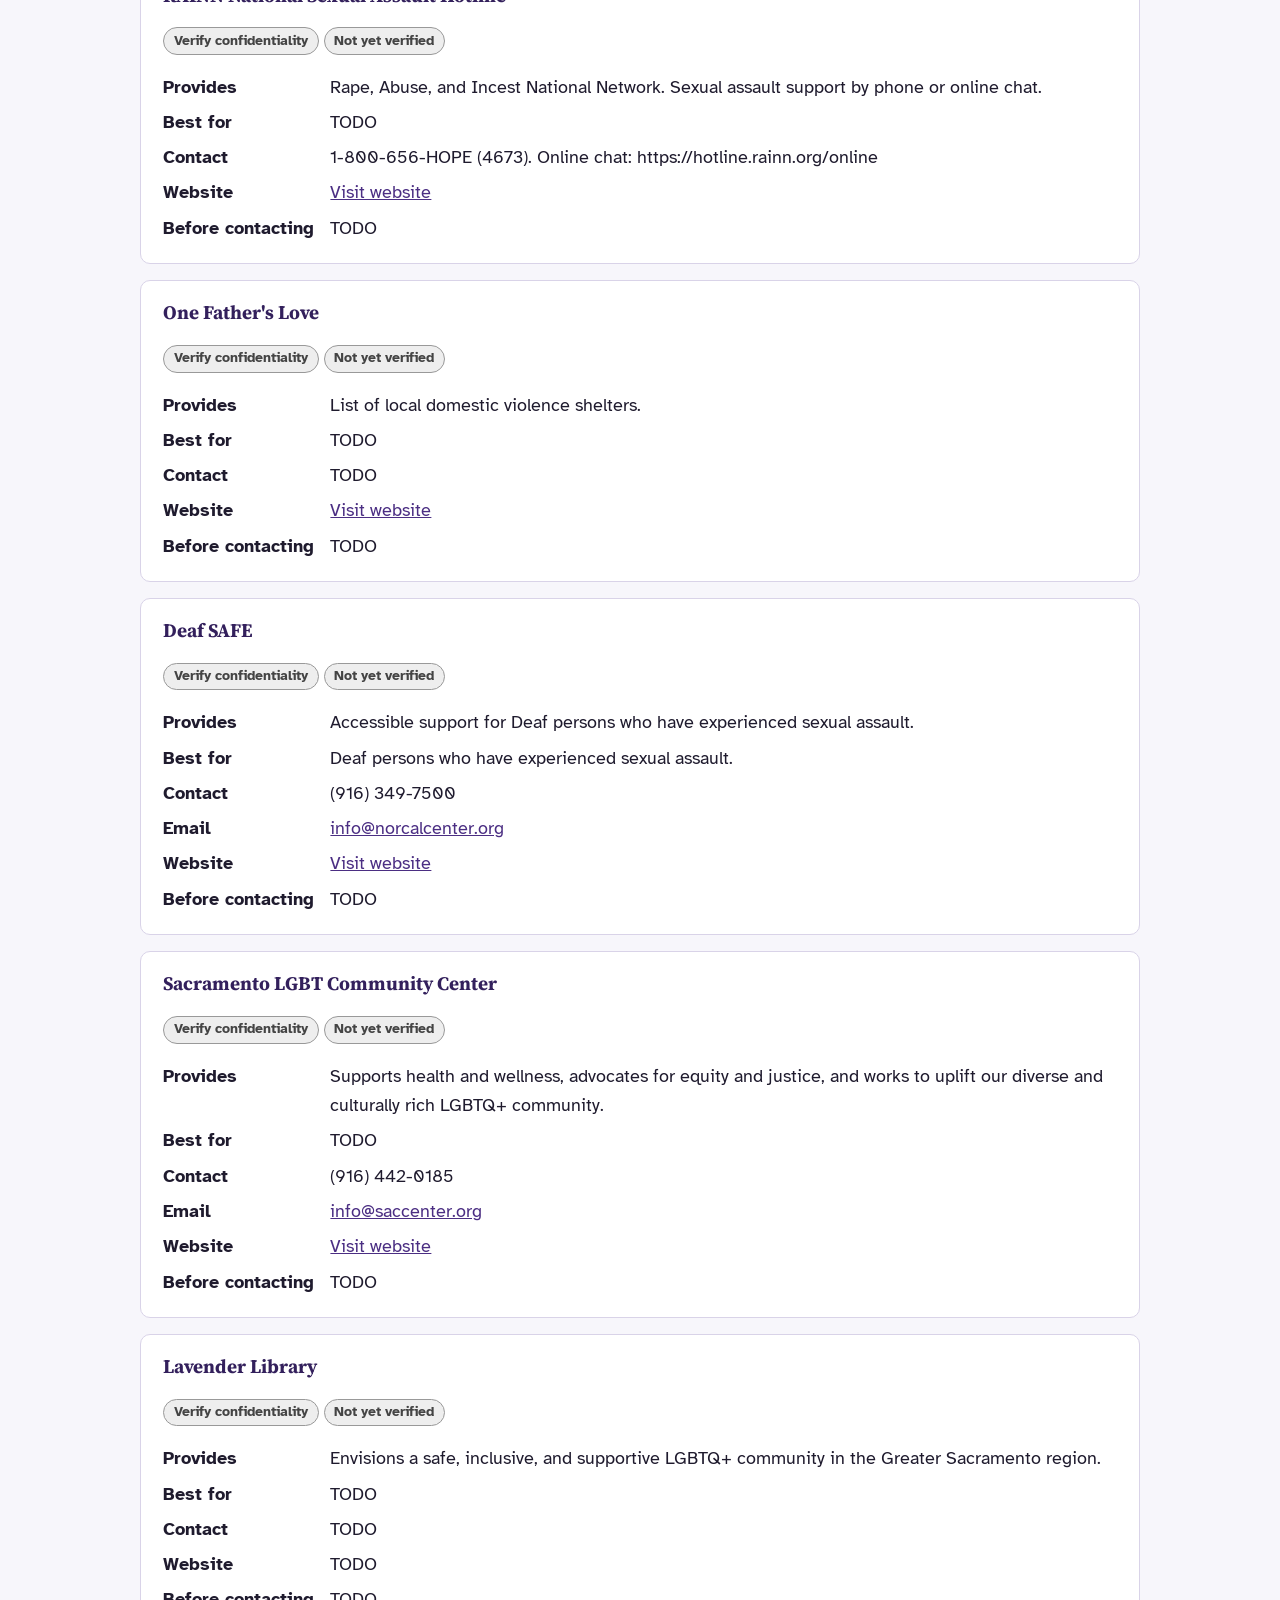
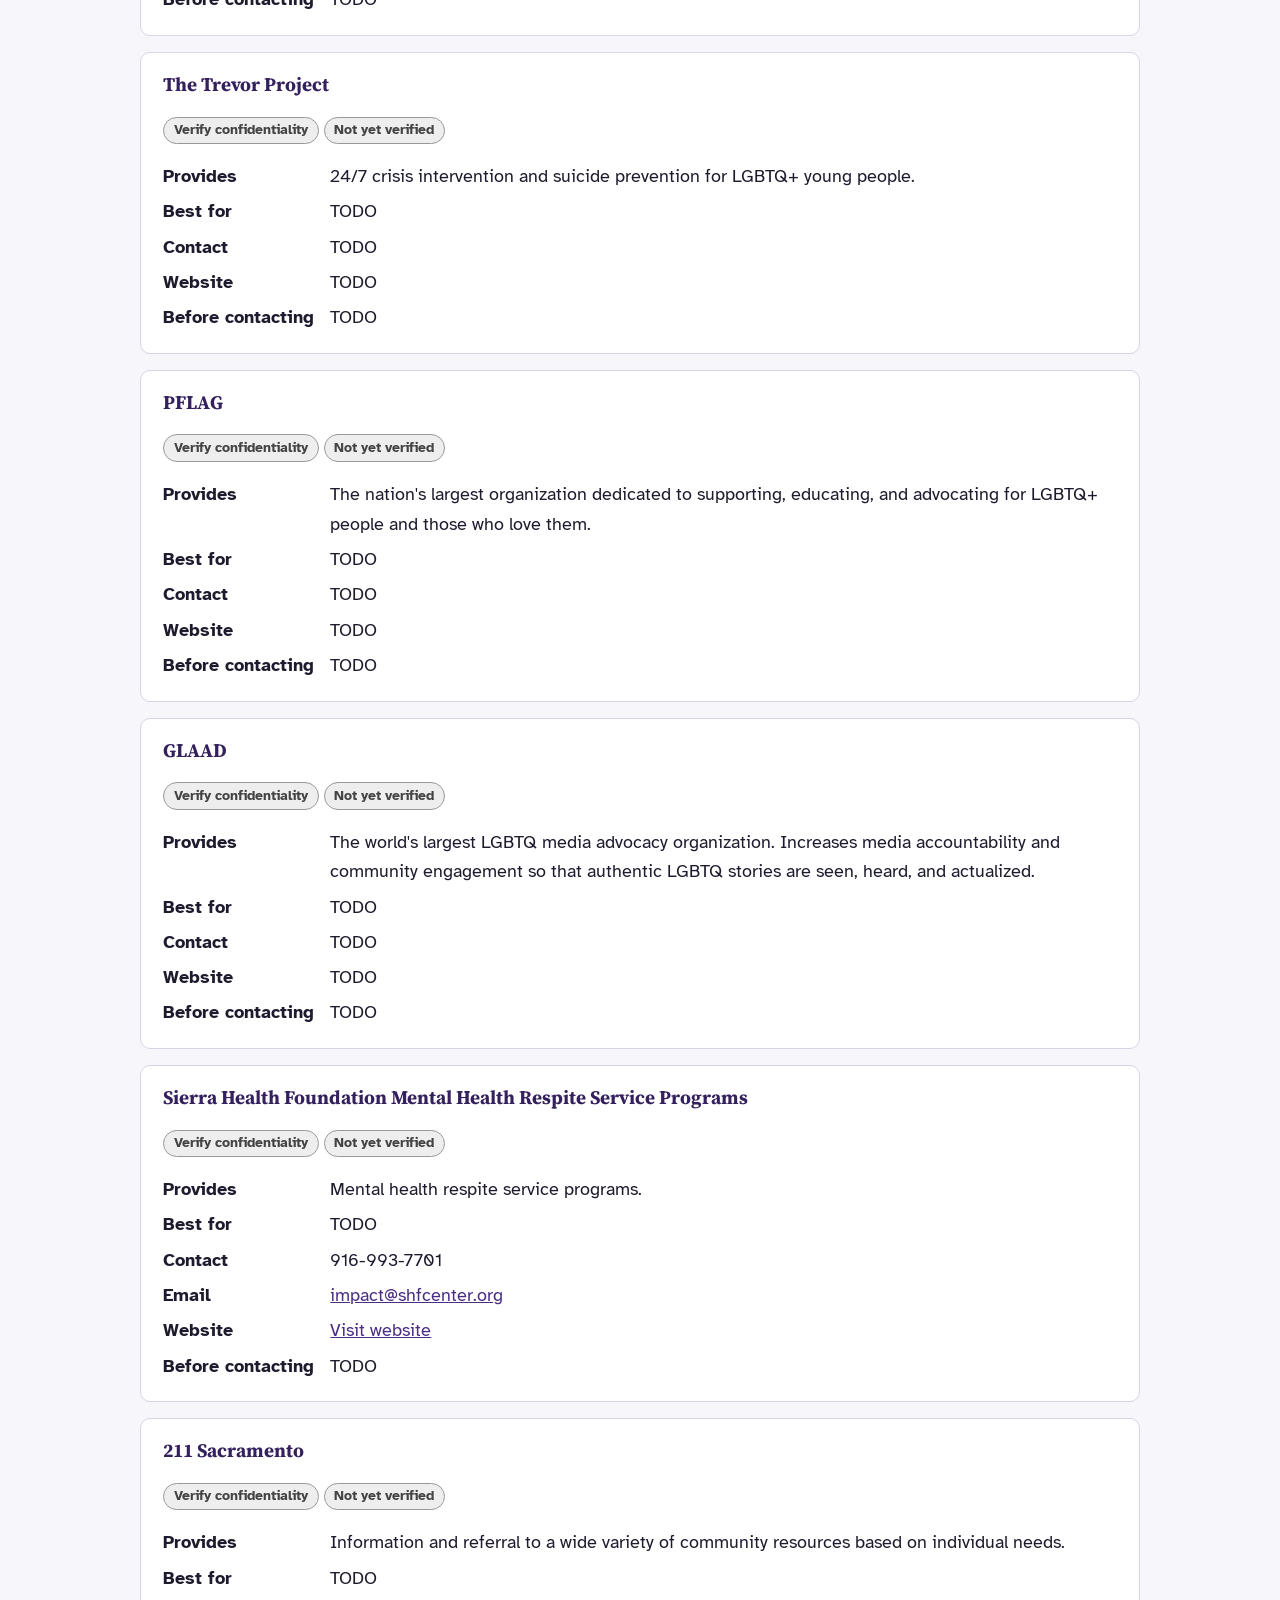
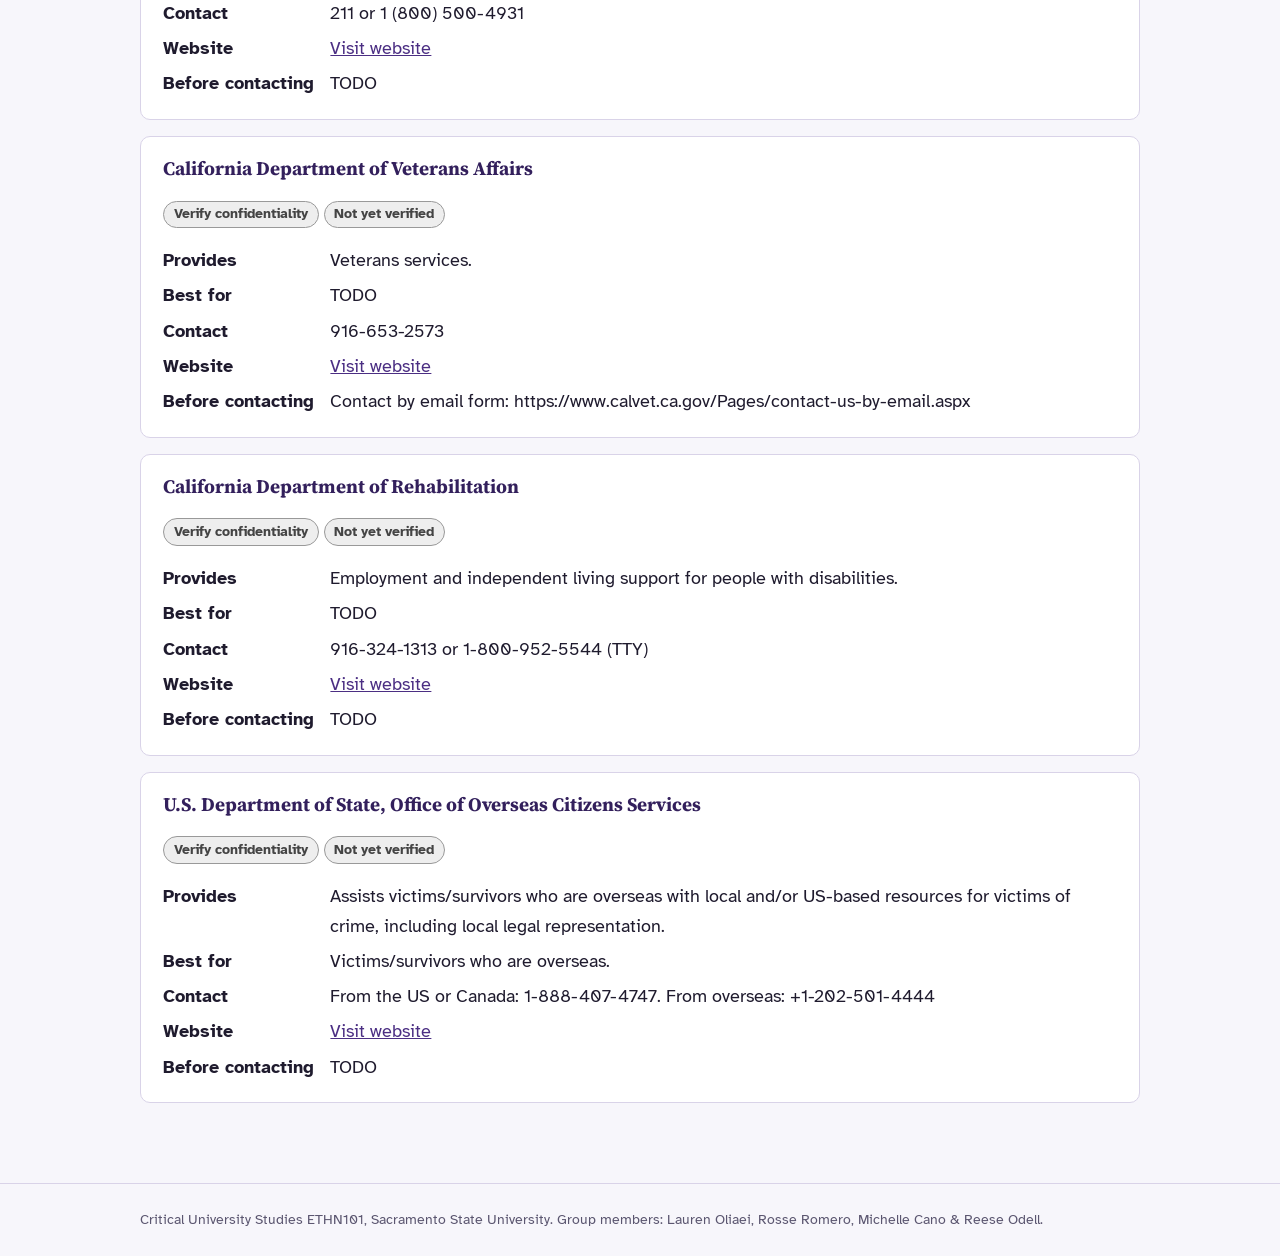
<file: resources.html>
<!DOCTYPE html>
<html lang="en">
<head>
<meta charset="utf-8">
<meta name="viewport" content="width=device-width, initial-scale=1">
<title>Resources | LGBTQ+ Student Safety at Sac State</title>
<link rel="preconnect" href="https://fonts.googleapis.com">
<link rel="preconnect" href="https://fonts.gstatic.com" crossorigin>
<link href="https://fonts.googleapis.com/css2?family=Atkinson+Hyperlegible:wght@400;700&family=Source+Serif+4:wght@600;700&display=swap" rel="stylesheet">
<link rel="stylesheet" href="css/style.css">
</head>
<body>
<a class="skip" href="#main">Skip to content</a>
<header class="site"><div class="inner">
<a class="brand" href="index.html">LGBTQ+ Student Safety at Sac State</a>
<nav aria-label="Main"><ul><li><a href="index.html">Home</a></li><li><a href="harm.html">Understanding Harm</a></li><li><a href="reporting.html">Reporting & Confidentiality</a></li><li><a href="community.html">Community Support</a></li><li><a href="resources.html" aria-current="page">Resources</a></li></ul></nav>
</div></header>
<div class="notice" role="note"><p>This website cannot guarantee safety or replace emergency services, counseling, or official university procedures. It helps you understand your options. In an emergency, call 911.</p></div>
<main id="main">

<h1 id="find">CSUS resources and making informed choices</h1>
<p class="updated">Last updated: <span id="updated"></span>. Always confirm details on the official page before sharing personal information.</p>
<div class="filters">
<div><label for="q">Search</label><input id="q" type="search" placeholder="e.g. counseling"></div>
<div><label for="cat">Category</label><select id="cat"><option value="">All</option></select></div>
<div><label for="conf">Confidentiality</label><select id="conf"><option value="">All</option><option value="true">Confidential</option><option value="false">Not confidential</option></select></div>
</div>
<div id="res-list" aria-live="polite"></div>

</main>
<footer><p>Critical University Studies ETHN101, Sacramento State University. Group members: Lauren Oliaei, Rosse Romero, Michelle Cano & Reese Odell.</p></footer>
<button class="btn primary" id="top" type="button">Back to top</button>
<script src="js/resources-data.js"></script>
<script src="js/resources.js"></script>
<script src="js/script.js"></script>
</body>
</html>
</file>
<file: css/style.css>
:root{
  --ink:#1f1b2e; --muted:#5b5670; --plum:#4b2e83; --plum-dark:#33205c;
  --lilac:#ece8f5; --paper:#f7f6fb; --white:#fff; --line:#d9d3e8;
  --moss:#1f5c49; --moss-bg:#e2f1ea; --amber:#7a4b00; --amber-bg:#fbefd5;
  --serif:"Source Serif 4",Georgia,"Times New Roman",serif;
  --sans:"Atkinson Hyperlegible",system-ui,-apple-system,"Segoe UI",sans-serif;
}
*{box-sizing:border-box}
html{scroll-behavior:smooth}
@media (prefers-reduced-motion:reduce){html{scroll-behavior:auto}}
body{margin:0;background:var(--paper);color:var(--ink);font:18px/1.65 var(--sans)}
a{color:var(--plum)}
a:focus-visible,button:focus-visible,select:focus-visible,input:focus-visible,summary:focus-visible{outline:3px solid #f2a900;outline-offset:3px}
.skip{position:absolute;left:-999px;top:0;background:var(--plum-dark);color:#fff;padding:.5rem 1rem}
.skip:focus{left:0;z-index:10}

header.site{background:var(--plum-dark);color:#fff}
header.site .inner{max-width:1040px;margin:0 auto;padding:.9rem 1.25rem;display:flex;flex-wrap:wrap;gap:.75rem 2rem;align-items:center;justify-content:space-between}
header.site .brand{font:600 1.05rem var(--serif);color:#fff;text-decoration:none}
nav ul{list-style:none;margin:0;padding:0;display:flex;flex-wrap:wrap;gap:.25rem}
nav a{color:#fff;text-decoration:none;padding:.4rem .75rem;border-radius:6px;display:block;font-size:.95rem}
nav a:hover{background:rgba(255,255,255,.15)}
nav a[aria-current="page"]{background:#fff;color:var(--plum-dark)}

.notice{background:var(--amber-bg);color:#3d2700;font-size:.9rem;border-bottom:1px solid #e6cf9b}
.notice p{max-width:1040px;margin:0 auto;padding:.6rem 1.25rem}

main{max-width:1040px;margin:0 auto;padding:2.5rem 1.25rem 4rem}
.prose{max-width:68ch}
h1,h2,h3{font-family:var(--serif);line-height:1.2;color:var(--plum-dark)}
h1{font-size:clamp(2.2rem,5vw,3.4rem);margin:0 0 1rem;font-weight:700}
h2{font-size:1.7rem;margin:3rem 0 .75rem}
h3{font-size:1.2rem;margin:1.5rem 0 .4rem}
.lede{font-size:1.25rem;color:var(--muted);max-width:60ch}

.hero{padding:1rem 0 2rem}
.btn-row{display:flex;flex-wrap:wrap;gap:.75rem;margin:1.5rem 0}
.btn{display:inline-block;padding:.7rem 1.2rem;border-radius:8px;border:2px solid var(--plum);background:var(--white);color:var(--plum-dark);font:600 1rem var(--sans);text-decoration:none;cursor:pointer}
.btn:hover{background:var(--lilac)}
.btn.primary{background:var(--plum);color:#fff}
.btn.primary:hover{background:var(--plum-dark)}

.grid{display:grid;gap:1rem;grid-template-columns:repeat(auto-fit,minmax(260px,1fr));margin:1rem 0}
.card{background:var(--white);border:1px solid var(--line);border-radius:10px;padding:1.25rem 1.4rem}
.card h3{margin-top:0}
.card p:last-child{margin-bottom:0}
.reading{background:var(--lilac);border:0;border-left:5px solid var(--plum);border-radius:0 10px 10px 0;margin:2rem 0}
.reading h3{font-size:1rem;font-family:var(--sans);margin:0 0 .4rem}
.reading ul{margin:0;padding-left:1.2rem}

table{width:100%;border-collapse:collapse;background:var(--white);border:1px solid var(--line);border-radius:10px;overflow:hidden}
th,td{text-align:left;padding:.8rem 1rem;border-bottom:1px solid var(--line);vertical-align:top}
th{background:var(--lilac);font-family:var(--serif)}
.table-wrap{overflow-x:auto}

details{background:var(--white);border:1px solid var(--line);border-radius:10px;padding:.75rem 1.25rem;margin:.6rem 0}
summary{cursor:pointer;font-weight:700}

.todo{background:#fff3b0;padding:0 .3em;border-radius:3px}

/* resources */
.filters{display:flex;flex-wrap:wrap;gap:1rem;align-items:end;margin:1rem 0 1.5rem}
.filters label{display:block;font-weight:700;font-size:.9rem;margin-bottom:.25rem}
.filters select,.filters input{font:inherit;padding:.5rem .7rem;border:2px solid var(--line);border-radius:8px;background:#fff;min-width:200px}
.res{background:var(--white);border:1px solid var(--line);border-radius:10px;padding:1.25rem 1.4rem;margin:1rem 0}
.res h3{margin:0 0 .25rem}
.res dl{display:grid;grid-template-columns:max-content 1fr;gap:.35rem 1rem;margin:.75rem 0 0}
.res dt{font-weight:700}
.res dd{margin:0}
.tag{display:inline-block;font-size:.85rem;font-weight:700;padding:.1rem .6rem;border-radius:999px;border:1px solid}
.tag.conf{background:var(--moss-bg);color:var(--moss);border-color:var(--moss)}
.tag.nonconf{background:var(--amber-bg);color:var(--amber);border-color:var(--amber)}
.tag.verify{background:#eee;color:#444;border-color:#999}
.updated{color:var(--muted);font-size:.9rem}

footer{border-top:1px solid var(--line);color:var(--muted);font-size:.9rem}
footer p{max-width:1040px;margin:0 auto;padding:1.5rem 1.25rem}
#top{position:fixed;right:1rem;bottom:1rem;display:none}
@media (max-width:600px){body{font-size:17px}.res dl{grid-template-columns:1fr}.res dt{margin-top:.4rem}}
.sr{position:absolute;width:1px;height:1px;overflow:hidden;clip:rect(0,0,0,0)}
.card .btn{margin-top:1rem}
</file>
